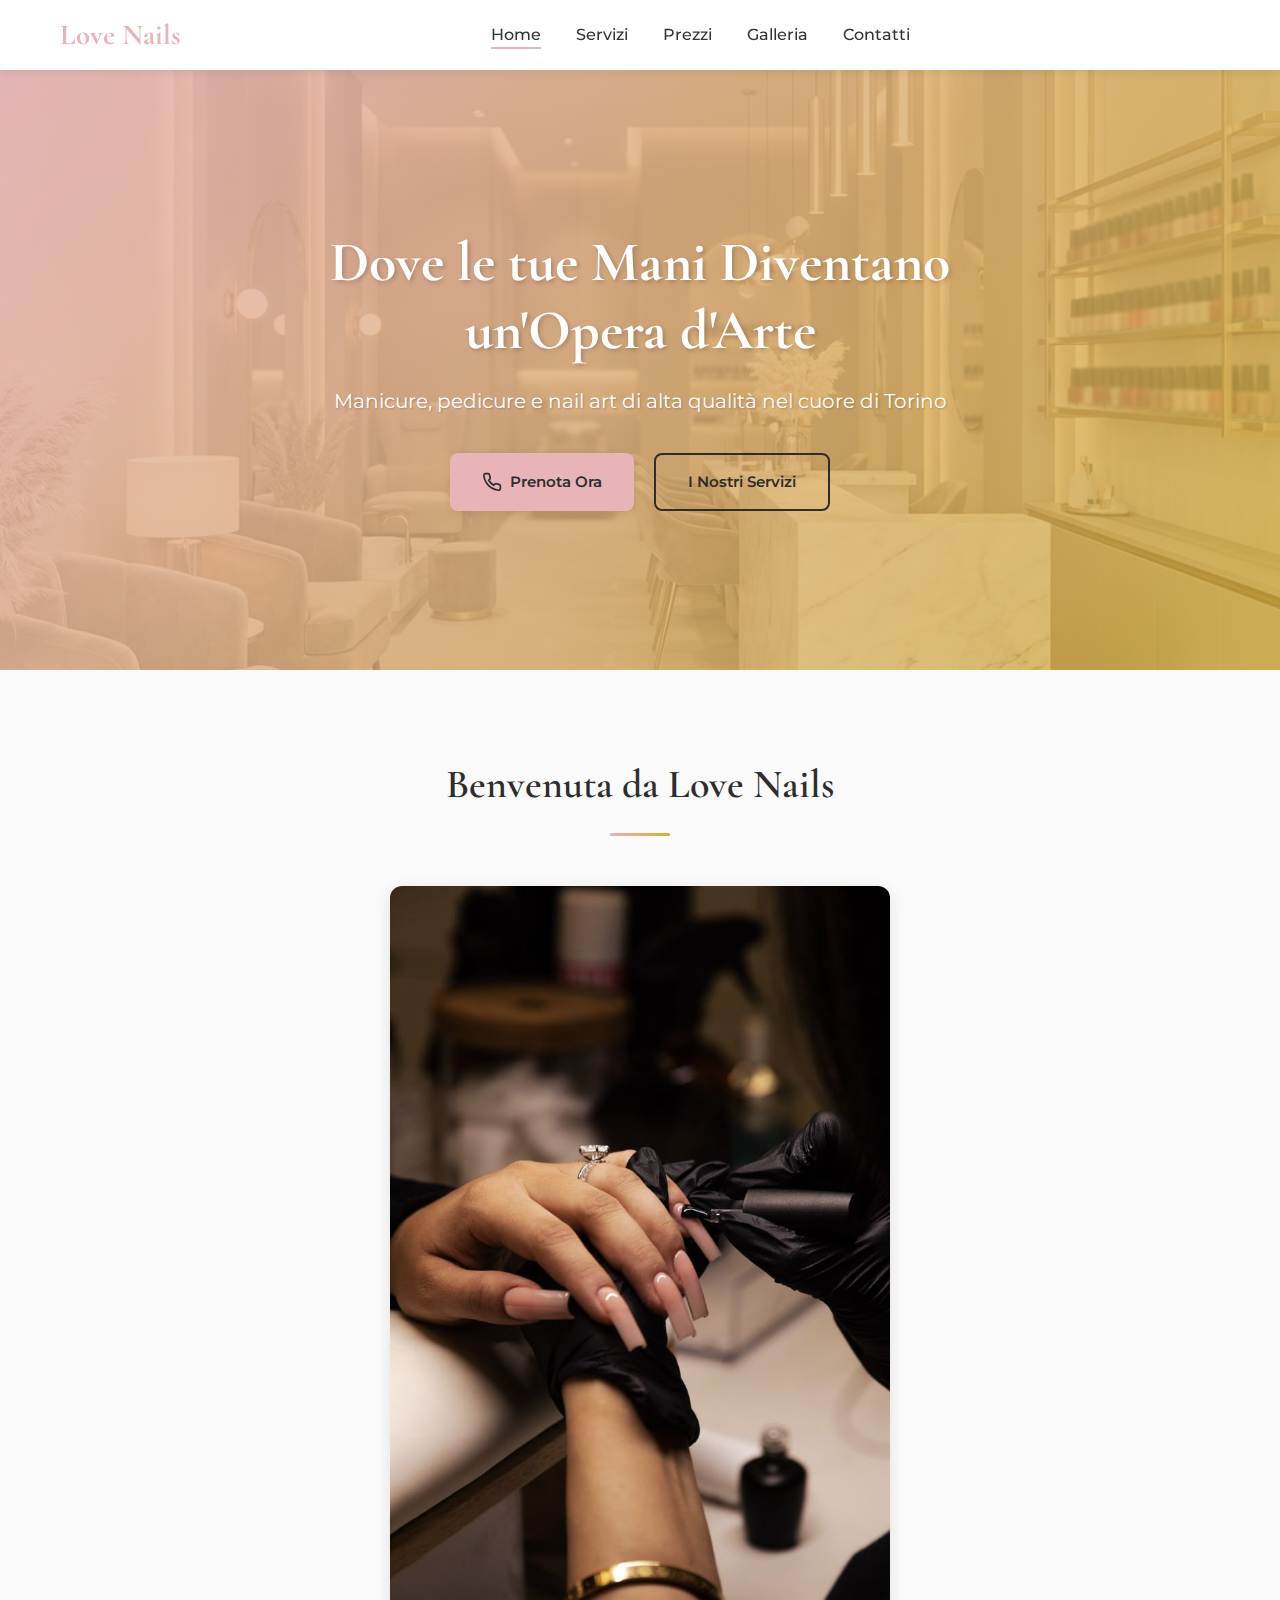
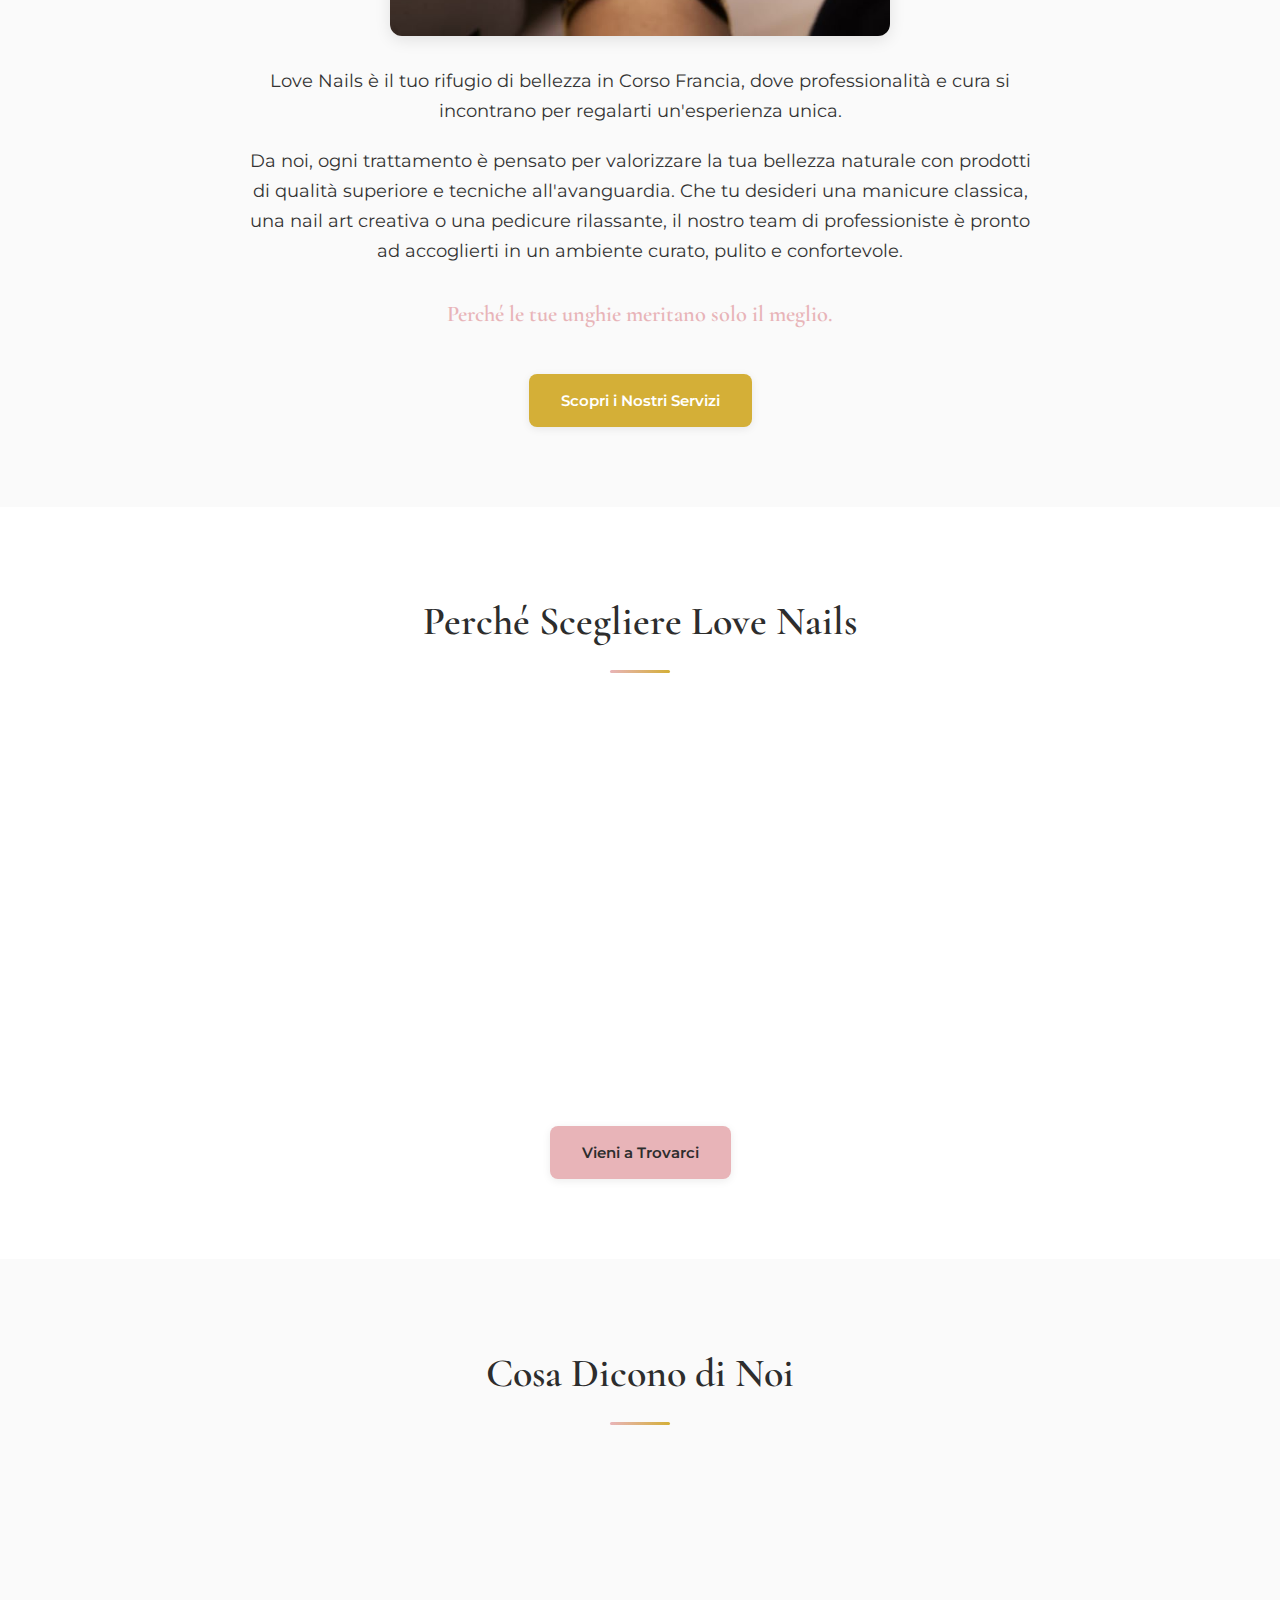
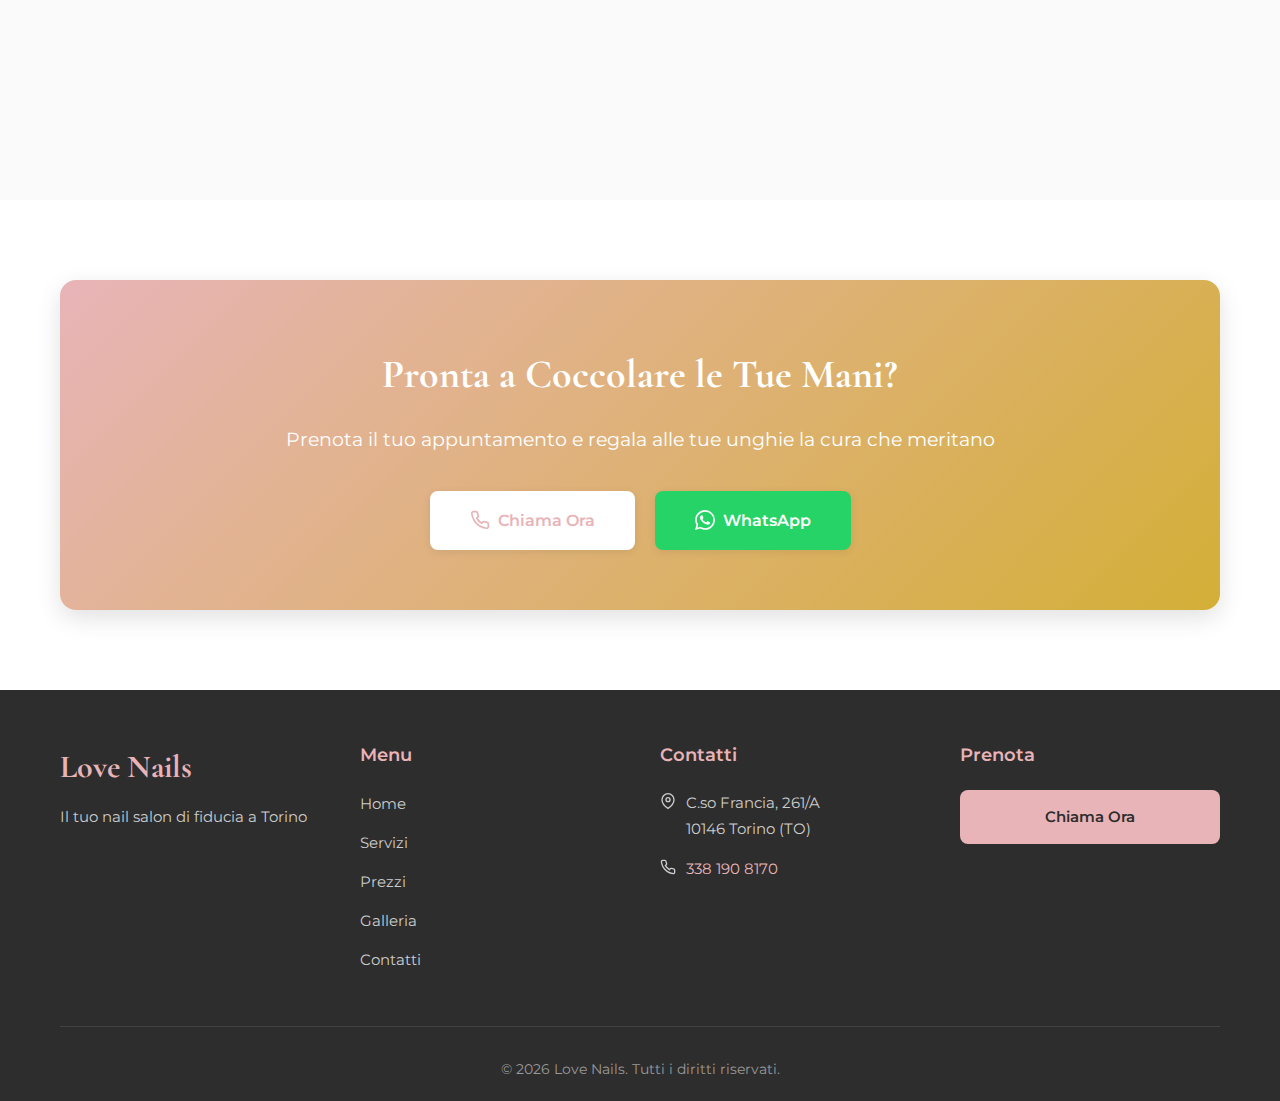
<file: index.html>
<!DOCTYPE html>
<html lang="it">

<head>
    <meta charset="UTF-8">
    <meta name="viewport" content="width=device-width, initial-scale=1.0">
    <meta name="description"
        content="Love Nails - Nail salon professionale a Torino. Manicure, pedicure e nail art di alta qualità in Corso Francia 261/A.">
    <title>Love Nails - Nail Salon Torino | Manicure e Pedicure Professionale</title>
    <link rel="stylesheet" href="style.css">
    <link rel="preconnect" href="https://fonts.googleapis.com">
    <link rel="preconnect" href="https://fonts.gstatic.com" crossorigin>
    <link
        href="https://fonts.googleapis.com/css2?family=Cormorant+Garamond:wght@300;400;600;700&family=Montserrat:wght@300;400;500;600;700&display=swap"
        rel="stylesheet">
</head>

<body>
    <!-- Header Navigation -->
    <header class="header" id="header">
        <nav class="nav container">
            <a href="index.html" class="nav__logo">
                <span class="logo-text">Love Nails</span>
            </a>

            <div class="nav__menu" id="nav-menu">
                <ul class="nav__list">
                    <li class="nav__item">
                        <a href="index.html" class="nav__link active">Home</a>
                    </li>
                    <li class="nav__item">
                        <a href="servizi.html" class="nav__link">Servizi</a>
                    </li>
                    <li class="nav__item">
                        <a href="prezzi.html" class="nav__link">Prezzi</a>
                    </li>
                    <li class="nav__item">
                        <a href="galleria.html" class="nav__link">Galleria</a>
                    </li>
                    <li class="nav__item">
                        <a href="contatti.html" class="nav__link">Contatti</a>
                    </li>
                </ul>
                <div class="nav__close" id="nav-close">
                    <svg xmlns="http://www.w3.org/2000/svg" width="24" height="24" viewBox="0 0 24 24" fill="none"
                        stroke="currentColor" stroke-width="2">
                        <line x1="18" y1="6" x2="6" y2="18"></line>
                        <line x1="6" y1="6" x2="18" y2="18"></line>
                    </svg>
                </div>
            </div>

            <div class="nav__btns">
                <a href="tel:+393381908170" class="btn btn--small btn--header">Chiama Ora</a>
                <div class="nav__toggle" id="nav-toggle">
                    <svg xmlns="http://www.w3.org/2000/svg" width="24" height="24" viewBox="0 0 24 24" fill="none"
                        stroke="currentColor" stroke-width="2">
                        <line x1="3" y1="12" x2="21" y2="12"></line>
                        <line x1="3" y1="6" x2="21" y2="6"></line>
                        <line x1="3" y1="18" x2="21" y2="18"></line>
                    </svg>
                </div>
            </div>
        </nav>
    </header>

    <!-- Hero Section -->
    <section class="hero">
        <div class="hero__container container">
            <div class="hero__content">
                <h1 class="hero__title">Dove le tue Mani Diventano un'Opera d'Arte</h1>
                <p class="hero__subtitle">Manicure, pedicure e nail art di alta qualità nel cuore di Torino</p>
                <div class="hero__buttons">
                    <a href="tel:+393381908170" class="btn btn--primary">
                        <svg xmlns="http://www.w3.org/2000/svg" width="20" height="20" viewBox="0 0 24 24" fill="none"
                            stroke="currentColor" stroke-width="2">
                            <path
                                d="M22 16.92v3a2 2 0 0 1-2.18 2 19.79 19.79 0 0 1-8.63-3.07 19.5 19.5 0 0 1-6-6 19.79 19.79 0 0 1-3.07-8.67A2 2 0 0 1 4.11 2h3a2 2 0 0 1 2 1.72 12.84 12.84 0 0 0 .7 2.81 2 2 0 0 1-.45 2.11L8.09 9.91a16 16 0 0 0 6 6l1.27-1.27a2 2 0 0 1 2.11-.45 12.84 12.84 0 0 0 2.81.7A2 2 0 0 1 22 16.92z">
                            </path>
                        </svg>
                        Prenota Ora
                    </a>
                    <a href="servizi.html" class="btn btn--secondary">I Nostri Servizi</a>
                </div>
            </div>
        </div>
        <div class="hero__overlay"></div>
    </section>

    <!-- About Section -->
    <section class="about section">
        <div class="container">
            <div class="section__header">
                <h2 class="section__title">Benvenuta da Love Nails</h2>
                <div class="section__decoration"></div>
            </div>

            <div class="about__content">
                <img src="Nail photo aesthetic.jpeg" alt="Nail Art Aesthetic"
                    style="width: 100%; max-width: 500px; height: auto; border-radius: 12px; margin: 0 auto 30px; box-shadow: var(--shadow-md);">
                <p class="about__text">
                    Love Nails è il tuo rifugio di bellezza in Corso Francia, dove professionalità e cura si incontrano
                    per regalarti un'esperienza unica.
                </p>
                <p class="about__text">
                    Da noi, ogni trattamento è pensato per valorizzare la tua bellezza naturale con prodotti di qualità
                    superiore e tecniche all'avanguardia. Che tu desideri una manicure classica, una nail art creativa o
                    una pedicure rilassante, il nostro team di professioniste è pronto ad accoglierti in un ambiente
                    curato, pulito e confortevole.
                </p>
                <p class="about__text about__text--highlight">
                    Perché le tue unghie meritano solo il meglio.
                </p>
                <div class="about__cta">
                    <a href="servizi.html" class="btn btn--accent">Scopri i Nostri Servizi</a>
                </div>
            </div>
        </div>
    </section>

    <!-- Features Section -->
    <section class="features section section--alt">
        <div class="container">
            <div class="section__header">
                <h2 class="section__title">Perché Scegliere Love Nails</h2>
                <div class="section__decoration"></div>
            </div>

            <div class="features__grid">
                <div class="feature">
                    <div class="feature__icon">
                        <svg xmlns="http://www.w3.org/2000/svg" width="48" height="48" viewBox="0 0 24 24" fill="none"
                            stroke="currentColor" stroke-width="1.5">
                            <path
                                d="M12 2L15.09 8.26L22 9.27L17 14.14L18.18 21.02L12 17.77L5.82 21.02L7 14.14L2 9.27L8.91 8.26L12 2Z">
                            </path>
                        </svg>
                    </div>
                    <h3 class="feature__title">Professionalità</h3>
                    <p class="feature__description">
                        Staff qualificato con anni di esperienza nel settore nail care. Formazione continua sulle ultime
                        tendenze e tecniche.
                    </p>
                </div>

                <div class="feature">
                    <div class="feature__icon">
                        <svg xmlns="http://www.w3.org/2000/svg" width="48" height="48" viewBox="0 0 24 24" fill="none"
                            stroke="currentColor" stroke-width="1.5">
                            <circle cx="12" cy="12" r="10"></circle>
                            <path d="M12 6v6l4 2"></path>
                        </svg>
                    </div>
                    <h3 class="feature__title">Qualità Premium</h3>
                    <p class="feature__description">
                        Utilizziamo solo prodotti professionali certificati, smalti di alta gamma e strumenti
                        sterilizzati secondo protocolli sanitari.
                    </p>
                </div>

                <div class="feature">
                    <div class="feature__icon">
                        <svg xmlns="http://www.w3.org/2000/svg" width="48" height="48" viewBox="0 0 24 24" fill="none"
                            stroke="currentColor" stroke-width="1.5">
                            <path d="M9 11l3 3L22 4"></path>
                            <path d="M21 12v7a2 2 0 0 1-2 2H5a2 2 0 0 1-2-2V5a2 2 0 0 1 2-2h11"></path>
                        </svg>
                    </div>
                    <h3 class="feature__title">Igiene Garantita</h3>
                    <p class="feature__description">
                        La tua sicurezza è la nostra priorità. Sterilizzazione completa degli strumenti e ambiente
                        costantemente sanificato.
                    </p>
                </div>
            </div>

            <div class="features__cta">
                <a href="contatti.html" class="btn btn--primary">Vieni a Trovarci</a>
            </div>
        </div>
    </section>

    <!-- Testimonials Section -->
    <section class="testimonials section">
        <div class="container">
            <div class="section__header">
                <h2 class="section__title">Cosa Dicono di Noi</h2>
                <div class="section__decoration"></div>
            </div>

            <div class="testimonials__grid">
                <div class="testimonial">
                    <div class="testimonial__stars">★★★★★</div>
                    <p class="testimonial__text">
                        "Professionalità e cortesia. Le mie unghie non sono mai state così belle!"
                    </p>
                    <p class="testimonial__author">— Giulia M.</p>
                </div>

                <div class="testimonial">
                    <div class="testimonial__stars">★★★★★</div>
                    <p class="testimonial__text">
                        "Ambiente pulito e rilassante. La mia nail artist di fiducia!"
                    </p>
                    <p class="testimonial__author">— Federica R.</p>
                </div>

                <div class="testimonial">
                    <div class="testimonial__stars">★★★★★</div>
                    <p class="testimonial__text">
                        "Qualità eccellente e prezzi onesti. Consigliatissimo!"
                    </p>
                    <p class="testimonial__author">— Martina L.</p>
                </div>
            </div>
        </div>
    </section>

    <!-- CTA Section -->
    <section class="cta-section section section--alt">
        <div class="container">
            <div class="cta-box">
                <h2 class="cta-box__title">Pronta a Coccolare le Tue Mani?</h2>
                <p class="cta-box__text">Prenota il tuo appuntamento e regala alle tue unghie la cura che meritano</p>
                <div class="cta-box__buttons">
                    <a href="tel:+393381908170" class="btn btn--primary btn--large">
                        <svg xmlns="http://www.w3.org/2000/svg" width="20" height="20" viewBox="0 0 24 24" fill="none"
                            stroke="currentColor" stroke-width="2">
                            <path
                                d="M22 16.92v3a2 2 0 0 1-2.18 2 19.79 19.79 0 0 1-8.63-3.07 19.5 19.5 0 0 1-6-6 19.79 19.79 0 0 1-3.07-8.67A2 2 0 0 1 4.11 2h3a2 2 0 0 1 2 1.72 12.84 12.84 0 0 0 .7 2.81 2 2 0 0 1-.45 2.11L8.09 9.91a16 16 0 0 0 6 6l1.27-1.27a2 2 0 0 1 2.11-.45 12.84 12.84 0 0 0 2.81.7A2 2 0 0 1 22 16.92z">
                            </path>
                        </svg>
                        Chiama Ora
                    </a>
                    <a href="https://wa.me/393381908170" target="_blank" class="btn btn--whatsapp btn--large">
                        <svg xmlns="http://www.w3.org/2000/svg" width="20" height="20" viewBox="0 0 24 24"
                            fill="currentColor">
                            <path
                                d="M17.472 14.382c-.297-.149-1.758-.867-2.03-.967-.273-.099-.471-.148-.67.15-.197.297-.767.966-.94 1.164-.173.199-.347.223-.644.075-.297-.15-1.255-.463-2.39-1.475-.883-.788-1.48-1.761-1.653-2.059-.173-.297-.018-.458.13-.606.134-.133.298-.347.446-.52.149-.174.198-.298.298-.497.099-.198.05-.371-.025-.52-.075-.149-.669-1.612-.916-2.207-.242-.579-.487-.5-.669-.51-.173-.008-.371-.01-.57-.01-.198 0-.52.074-.792.372-.272.297-1.04 1.016-1.04 2.479 0 1.462 1.065 2.875 1.213 3.074.149.198 2.096 3.2 5.077 4.487.709.306 1.262.489 1.694.625.712.227 1.36.195 1.871.118.571-.085 1.758-.719 2.006-1.413.248-.694.248-1.289.173-1.413-.074-.124-.272-.198-.57-.347m-5.421 7.403h-.004a9.87 9.87 0 01-5.031-1.378l-.361-.214-3.741.982.998-3.648-.235-.374a9.86 9.86 0 01-1.51-5.26c.001-5.45 4.436-9.884 9.888-9.884 2.64 0 5.122 1.03 6.988 2.898a9.825 9.825 0 012.893 6.994c-.003 5.45-4.437 9.884-9.885 9.884m8.413-18.297A11.815 11.815 0 0012.05 0C5.495 0 .16 5.335.157 11.892c0 2.096.547 4.142 1.588 5.945L.057 24l6.305-1.654a11.882 11.882 0 005.683 1.448h.005c6.554 0 11.890-5.335 11.893-11.893a11.821 11.821 0 00-3.48-8.413Z" />
                        </svg>
                        WhatsApp
                    </a>
                </div>
            </div>
        </div>
    </section>

    <!-- Footer -->
    <footer class="footer">
        <div class="footer__container container">
            <div class="footer__content">
                <div class="footer__section">
                    <h3 class="footer__title">Love Nails</h3>
                    <p class="footer__text">Il tuo nail salon di fiducia a Torino</p>
                </div>

                <div class="footer__section">
                    <h4 class="footer__subtitle">Menu</h4>
                    <ul class="footer__links">
                        <li><a href="index.html">Home</a></li>
                        <li><a href="servizi.html">Servizi</a></li>
                        <li><a href="prezzi.html">Prezzi</a></li>
                        <li><a href="galleria.html">Galleria</a></li>
                        <li><a href="contatti.html">Contatti</a></li>
                    </ul>
                </div>

                <div class="footer__section">
                    <h4 class="footer__subtitle">Contatti</h4>
                    <ul class="footer__info">
                        <li>
                            <svg xmlns="http://www.w3.org/2000/svg" width="16" height="16" viewBox="0 0 24 24"
                                fill="none" stroke="currentColor" stroke-width="2">
                                <path d="M21 10c0 7-9 13-9 13s-9-6-9-13a9 9 0 0 1 18 0z"></path>
                                <circle cx="12" cy="10" r="3"></circle>
                            </svg>
                            C.so Francia, 261/A<br>10146 Torino (TO)
                        </li>
                        <li>
                            <svg xmlns="http://www.w3.org/2000/svg" width="16" height="16" viewBox="0 0 24 24"
                                fill="none" stroke="currentColor" stroke-width="2">
                                <path
                                    d="M22 16.92v3a2 2 0 0 1-2.18 2 19.79 19.79 0 0 1-8.63-3.07 19.5 19.5 0 0 1-6-6 19.79 19.79 0 0 1-3.07-8.67A2 2 0 0 1 4.11 2h3a2 2 0 0 1 2 1.72 12.84 12.84 0 0 0 .7 2.81 2 2 0 0 1-.45 2.11L8.09 9.91a16 16 0 0 0 6 6l1.27-1.27a2 2 0 0 1 2.11-.45 12.84 12.84 0 0 0 2.81.7A2 2 0 0 1 22 16.92z">
                                </path>
                            </svg>
                            <a href="tel:+393381908170">338 190 8170</a>
                        </li>
                    </ul>
                </div>

                <div class="footer__section">
                    <h4 class="footer__subtitle">Prenota</h4>
                    <a href="tel:+393381908170" class="btn btn--footer">Chiama Ora</a>
                </div>
            </div>

            <div class="footer__bottom">
                <p>&copy; 2026 Love Nails. Tutti i diritti riservati.</p>
            </div>
        </div>
    </footer>

    <!-- Floating WhatsApp Button -->
    <a href="https://wa.me/393381908170" class="whatsapp-float" target="_blank" aria-label="Contattaci su WhatsApp">
        <svg xmlns="http://www.w3.org/2000/svg" width="28" height="28" viewBox="0 0 24 24" fill="currentColor">
            <path
                d="M17.472 14.382c-.297-.149-1.758-.867-2.03-.967-.273-.099-.471-.148-.67.15-.197.297-.767.966-.94 1.164-.173.199-.347.223-.644.075-.297-.15-1.255-.463-2.39-1.475-.883-.788-1.48-1.761-1.653-2.059-.173-.297-.018-.458.13-.606.134-.133.298-.347.446-.52.149-.174.198-.298.298-.497.099-.198.05-.371-.025-.52-.075-.149-.669-1.612-.916-2.207-.242-.579-.487-.5-.669-.51-.173-.008-.371-.01-.57-.01-.198 0-.52.074-.792.372-.272.297-1.04 1.016-1.04 2.479 0 1.462 1.065 2.875 1.213 3.074.149.198 2.096 3.2 5.077 4.487.709.306 1.262.489 1.694.625.712.227 1.36.195 1.871.118.571-.085 1.758-.719 2.006-1.413.248-.694.248-1.289.173-1.413-.074-.124-.272-.198-.57-.347m-5.421 7.403h-.004a9.87 9.87 0 01-5.031-1.378l-.361-.214-3.741.982.998-3.648-.235-.374a9.86 9.86 0 01-1.51-5.26c.001-5.45 4.436-9.884 9.888-9.884 2.64 0 5.122 1.03 6.988 2.898a9.825 9.825 0 012.893 6.994c-.003 5.45-4.437 9.884-9.885 9.884m8.413-18.297A11.815 11.815 0 0012.05 0C5.495 0 .16 5.335.157 11.892c0 2.096.547 4.142 1.588 5.945L.057 24l6.305-1.654a11.882 11.882 0 005.683 1.448h.005c6.554 0 11.890-5.335 11.893-11.893a11.821 11.821 0 00-3.48-8.413Z" />
        </svg>
    </a>

    <script src="script.js"></script>
</body>

</html>
</file>
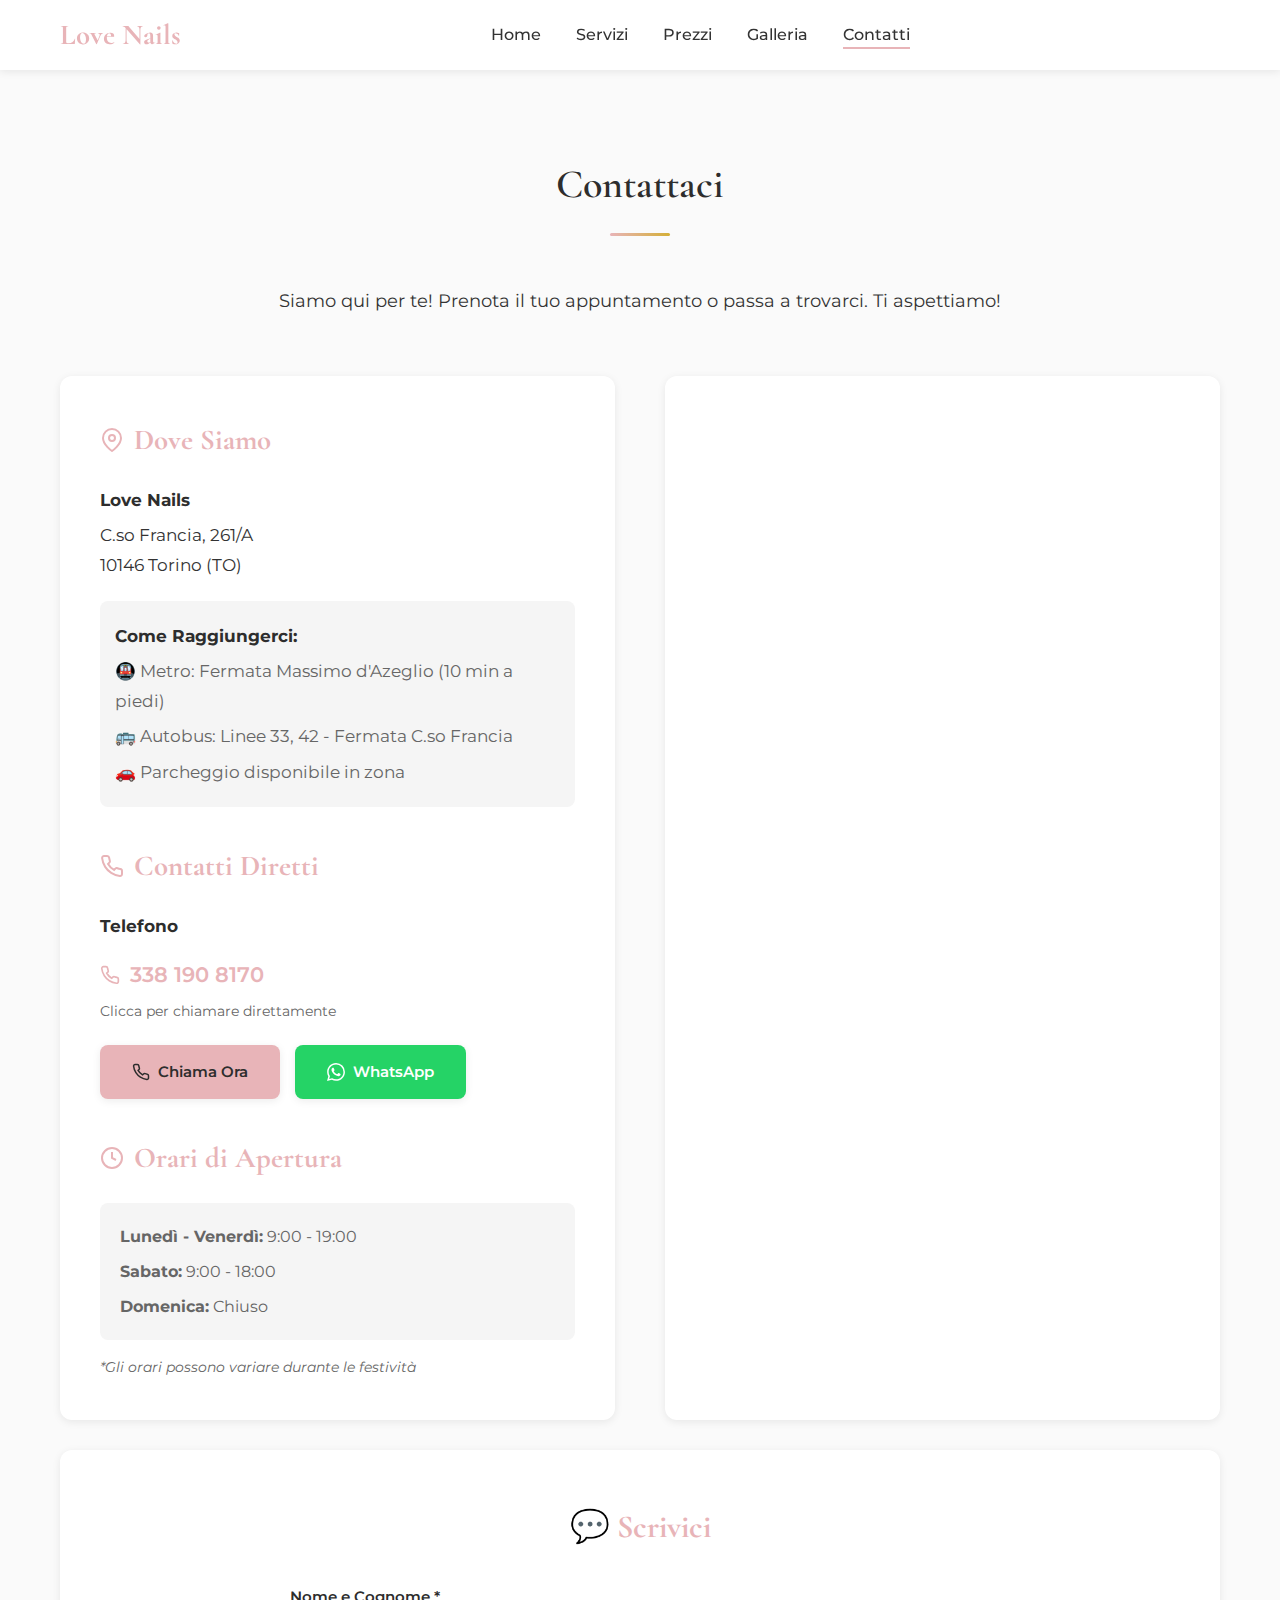
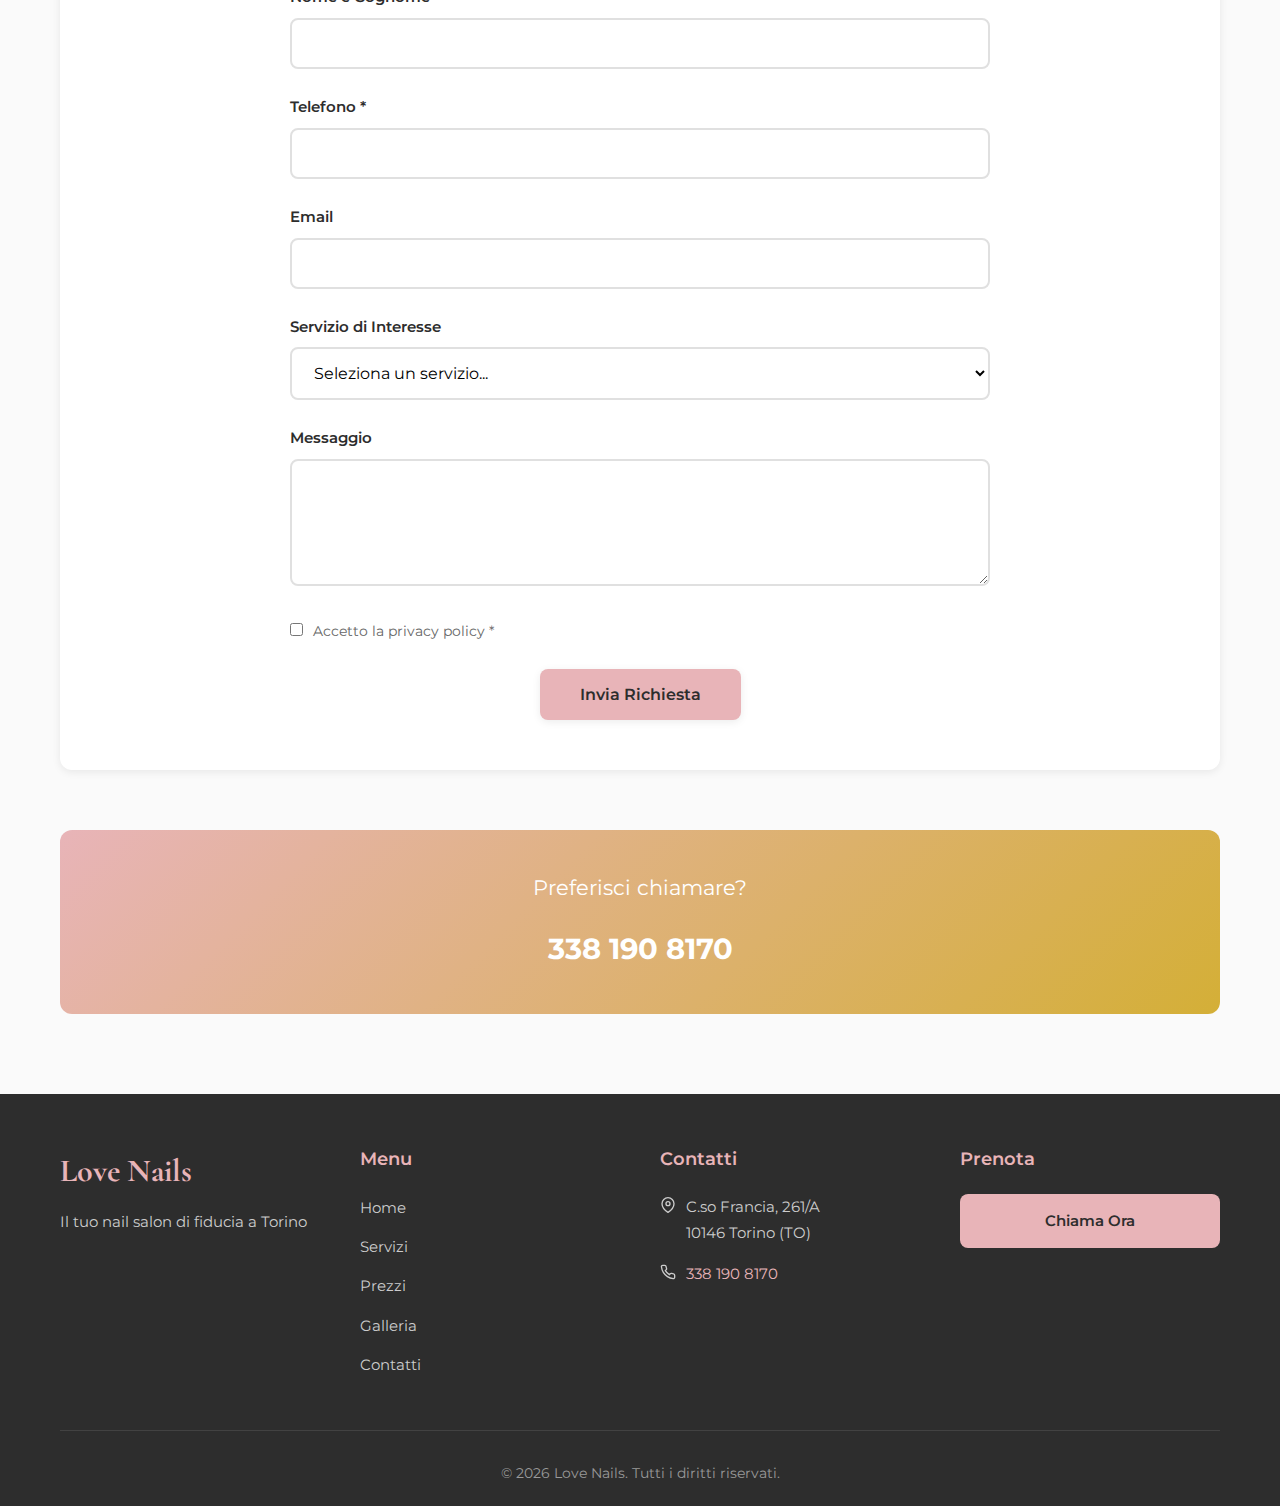
<file: contatti.html>
<!DOCTYPE html>
<html lang="it">
<head>
    <meta charset="UTF-8">
    <meta name="viewport" content="width=device-width, initial-scale=1.0">
    <meta name="description" content="Contatti Love Nails Torino - Vieni a trovarci in C.so Francia 261/A. Prenota il tuo appuntamento chiamando il 338 190 8170.">
    <title>Contatti | Love Nails - Nail Salon Torino</title>
    <link rel="stylesheet" href="style.css">
    <link rel="preconnect" href="https://fonts.googleapis.com">
    <link rel="preconnect" href="https://fonts.gstatic.com" crossorigin>
    <link href="https://fonts.googleapis.com/css2?family=Cormorant+Garamond:wght@300;400;600;700&family=Montserrat:wght@300;400;500;600;700&display=swap" rel="stylesheet">
</head>
<body>
    <!-- Header Navigation -->
    <header class="header" id="header">
        <nav class="nav container">
            <a href="index.html" class="nav__logo">
                <span class="logo-text">Love Nails</span>
            </a>

            <div class="nav__menu" id="nav-menu">
                <ul class="nav__list">
                    <li class="nav__item">
                        <a href="index.html" class="nav__link">Home</a>
                    </li>
                    <li class="nav__item">
                        <a href="servizi.html" class="nav__link">Servizi</a>
                    </li>
                    <li class="nav__item">
                        <a href="prezzi.html" class="nav__link">Prezzi</a>
                    </li>
                    <li class="nav__item">
                        <a href="galleria.html" class="nav__link">Galleria</a>
                    </li>
                    <li class="nav__item">
                        <a href="contatti.html" class="nav__link active">Contatti</a>
                    </li>
                </ul>
                <div class="nav__close" id="nav-close">
                    <svg xmlns="http://www.w3.org/2000/svg" width="24" height="24" viewBox="0 0 24 24" fill="none" stroke="currentColor" stroke-width="2">
                        <line x1="18" y1="6" x2="6" y2="18"></line>
                        <line x1="6" y1="6" x2="18" y2="18"></line>
                    </svg>
                </div>
            </div>

            <div class="nav__btns">
                <a href="tel:+393381908170" class="btn btn--small btn--header">Chiama Ora</a>
                <div class="nav__toggle" id="nav-toggle">
                    <svg xmlns="http://www.w3.org/2000/svg" width="24" height="24" viewBox="0 0 24 24" fill="none" stroke="currentColor" stroke-width="2">
                        <line x1="3" y1="12" x2="21" y2="12"></line>
                        <line x1="3" y1="6" x2="21" y2="6"></line>
                        <line x1="3" y1="18" x2="21" y2="18"></line>
                    </svg>
                </div>
            </div>
        </nav>
    </header>

    <!-- Contact Section -->
    <section class="section" style="margin-top: 70px;">
        <div class="container">
            <div class="section__header">
                <h1 class="section__title">Contattaci</h1>
                <div class="section__decoration"></div>
            </div>

            <p class="contact__intro">
                Siamo qui per te! Prenota il tuo appuntamento o passa a trovarci. Ti aspettiamo!
            </p>

            <div class="contact__content">
                <!-- Contact Info -->
                <div class="contact__info">
                    <!-- Location -->
                    <div class="contact__section">
                        <h3>
                            <svg xmlns="http://www.w3.org/2000/svg" width="24" height="24" viewBox="0 0 24 24" fill="none" stroke="currentColor" stroke-width="2">
                                <path d="M21 10c0 7-9 13-9 13s-9-6-9-13a9 9 0 0 1 18 0z"></path>
                                <circle cx="12" cy="10" r="3"></circle>
                            </svg>
                            Dove Siamo
                        </h3>
                        <div class="contact__details">
                            <strong>Love Nails</strong>
                            C.so Francia, 261/A<br>
                            10146 Torino (TO)
                            
                            <div style="margin-top: 20px; padding: 15px; background-color: var(--light-gray); border-radius: 8px;">
                                <p style="margin: 5px 0; color: #666;"><strong style="color: var(--secondary-color);">Come Raggiungerci:</strong></p>
                                <p style="margin: 5px 0; color: #666;">🚇 Metro: Fermata Massimo d'Azeglio (10 min a piedi)</p>
                                <p style="margin: 5px 0; color: #666;">🚌 Autobus: Linee 33, 42 - Fermata C.so Francia</p>
                                <p style="margin: 5px 0; color: #666;">🚗 Parcheggio disponibile in zona</p>
                            </div>
                        </div>
                    </div>

                    <!-- Phone -->
                    <div class="contact__section">
                        <h3>
                            <svg xmlns="http://www.w3.org/2000/svg" width="24" height="24" viewBox="0 0 24 24" fill="none" stroke="currentColor" stroke-width="2">
                                <path d="M22 16.92v3a2 2 0 0 1-2.18 2 19.79 19.79 0 0 1-8.63-3.07 19.5 19.5 0 0 1-6-6 19.79 19.79 0 0 1-3.07-8.67A2 2 0 0 1 4.11 2h3a2 2 0 0 1 2 1.72 12.84 12.84 0 0 0 .7 2.81 2 2 0 0 1-.45 2.11L8.09 9.91a16 16 0 0 0 6 6l1.27-1.27a2 2 0 0 1 2.11-.45 12.84 12.84 0 0 0 2.81.7A2 2 0 0 1 22 16.92z"></path>
                            </svg>
                            Contatti Diretti
                        </h3>
                        <div class="contact__details">
                            <strong>Telefono</strong>
                            <a href="tel:+393381908170" class="contact__phone">
                                <svg xmlns="http://www.w3.org/2000/svg" width="20" height="20" viewBox="0 0 24 24" fill="none" stroke="currentColor" stroke-width="2">
                                    <path d="M22 16.92v3a2 2 0 0 1-2.18 2 19.79 19.79 0 0 1-8.63-3.07 19.5 19.5 0 0 1-6-6 19.79 19.79 0 0 1-3.07-8.67A2 2 0 0 1 4.11 2h3a2 2 0 0 1 2 1.72 12.84 12.84 0 0 0 .7 2.81 2 2 0 0 1-.45 2.11L8.09 9.91a16 16 0 0 0 6 6l1.27-1.27a2 2 0 0 1 2.11-.45 12.84 12.84 0 0 0 2.81.7A2 2 0 0 1 22 16.92z"></path>
                                </svg>
                                338 190 8170
                            </a>
                            <p style="font-size: 0.9rem; color: #666; margin-top: 5px;">Clicca per chiamare direttamente</p>
                        </div>
                        
                        <div class="contact__buttons">
                            <a href="tel:+393381908170" class="btn btn--primary">
                                <svg xmlns="http://www.w3.org/2000/svg" width="18" height="18" viewBox="0 0 24 24" fill="none" stroke="currentColor" stroke-width="2">
                                    <path d="M22 16.92v3a2 2 0 0 1-2.18 2 19.79 19.79 0 0 1-8.63-3.07 19.5 19.5 0 0 1-6-6 19.79 19.79 0 0 1-3.07-8.67A2 2 0 0 1 4.11 2h3a2 2 0 0 1 2 1.72 12.84 12.84 0 0 0 .7 2.81 2 2 0 0 1-.45 2.11L8.09 9.91a16 16 0 0 0 6 6l1.27-1.27a2 2 0 0 1 2.11-.45 12.84 12.84 0 0 0 2.81.7A2 2 0 0 1 22 16.92z"></path>
                                </svg>
                                Chiama Ora
                            </a>
                            <a href="https://wa.me/393381908170" target="_blank" class="btn btn--whatsapp">
                                <svg xmlns="http://www.w3.org/2000/svg" width="18" height="18" viewBox="0 0 24 24" fill="currentColor">
                                    <path d="M17.472 14.382c-.297-.149-1.758-.867-2.03-.967-.273-.099-.471-.148-.67.15-.197.297-.767.966-.94 1.164-.173.199-.347.223-.644.075-.297-.15-1.255-.463-2.39-1.475-.883-.788-1.48-1.761-1.653-2.059-.173-.297-.018-.458.13-.606.134-.133.298-.347.446-.52.149-.174.198-.298.298-.497.099-.198.05-.371-.025-.52-.075-.149-.669-1.612-.916-2.207-.242-.579-.487-.5-.669-.51-.173-.008-.371-.01-.57-.01-.198 0-.52.074-.792.372-.272.297-1.04 1.016-1.04 2.479 0 1.462 1.065 2.875 1.213 3.074.149.198 2.096 3.2 5.077 4.487.709.306 1.262.489 1.694.625.712.227 1.36.195 1.871.118.571-.085 1.758-.719 2.006-1.413.248-.694.248-1.289.173-1.413-.074-.124-.272-.198-.57-.347m-5.421 7.403h-.004a9.87 9.87 0 01-5.031-1.378l-.361-.214-3.741.982.998-3.648-.235-.374a9.86 9.86 0 01-1.51-5.26c.001-5.45 4.436-9.884 9.888-9.884 2.64 0 5.122 1.03 6.988 2.898a9.825 9.825 0 012.893 6.994c-.003 5.45-4.437 9.884-9.885 9.884m8.413-18.297A11.815 11.815 0 0012.05 0C5.495 0 .16 5.335.157 11.892c0 2.096.547 4.142 1.588 5.945L.057 24l6.305-1.654a11.882 11.882 0 005.683 1.448h.005c6.554 0 11.890-5.335 11.893-11.893a11.821 11.821 0 00-3.48-8.413Z"/>
                                </svg>
                                WhatsApp
                            </a>
                        </div>
                    </div>

                    <!-- Hours -->
                    <div class="contact__section">
                        <h3>
                            <svg xmlns="http://www.w3.org/2000/svg" width="24" height="24" viewBox="0 0 24 24" fill="none" stroke="currentColor" stroke-width="2">
                                <circle cx="12" cy="12" r="10"></circle>
                                <polyline points="12 6 12 12 16 14"></polyline>
                            </svg>
                            Orari di Apertura
                        </h3>
                        <div class="contact__hours">
                            <p><strong>Lunedì - Venerdì:</strong> 9:00 - 19:00</p>
                            <p><strong>Sabato:</strong> 9:00 - 18:00</p>
                            <p><strong>Domenica:</strong> Chiuso</p>
                        </div>
                        <p style="margin-top: 15px; font-size: 0.9rem; color: #666; font-style: italic;">
                            *Gli orari possono variare durante le festività
                        </p>
                    </div>
                </div>

                <!-- Google Map -->
                <div class="contact__map">
                    <iframe 
                        src="https://www.google.com/maps/embed?pb=!1m18!1m12!1m3!1d2817.8888888888!2d7.6444444!3d45.0666667!2m3!1f0!2f0!3f0!3m2!1i1024!2i768!4f13.1!3m3!1m2!1s0x47886d7e5555555%3A0x5555555555555555!2sCorso%20Francia%2C%20261%2FA%2C%2010146%20Torino%20TO!5e0!3m2!1sit!2sit!4v1234567890123!5m2!1sit!2sit"
                        allowfullscreen="" 
                        loading="lazy" 
                        referrerpolicy="no-referrer-when-downgrade"
                        title="Mappa Love Nails Torino">
                    </iframe>
                </div>
            </div>

            <!-- Contact Form -->
            <div class="contact__form-section">
                <h3>💬 Scrivici</h3>
                <form class="contact-form">
                    <div class="form-group">
                        <label for="name">Nome e Cognome *</label>
                        <input type="text" id="name" name="name" required>
                    </div>

                    <div class="form-group">
                        <label for="phone">Telefono *</label>
                        <input type="tel" id="phone" name="phone" required>
                    </div>

                    <div class="form-group">
                        <label for="email">Email</label>
                        <input type="email" id="email" name="email">
                    </div>

                    <div class="form-group">
                        <label for="service">Servizio di Interesse</label>
                        <select id="service" name="service">
                            <option value="">Seleziona un servizio...</option>
                            <option value="manicure-base">Manicure Base</option>
                            <option value="manicure-semipermanente">Manicure Semipermanente</option>
                            <option value="ricostruzione-gel">Ricostruzione Gel</option>
                            <option value="refill-gel">Refill Gel</option>
                            <option value="pedicure-classica">Pedicure Classica</option>
                            <option value="pedicure-semipermanente">Pedicure Semipermanente</option>
                            <option value="pedicure-spa">Pedicure SPA</option>
                            <option value="nail-art">Nail Art</option>
                            <option value="altro">Altro</option>
                        </select>
                    </div>

                    <div class="form-group">
                        <label for="message">Messaggio</label>
                        <textarea id="message" name="message" rows="5"></textarea>
                    </div>

                    <div class="form-checkbox">
                        <input type="checkbox" id="privacy" name="privacy" required>
                        <label for="privacy">Accetto la privacy policy *</label>
                    </div>

                    <div class="form-submit">
                        <button type="submit" class="btn btn--primary btn--large">Invia Richiesta</button>
                    </div>
                </form>
            </div>

            <!-- Final CTA -->
            <div class="contact__final-cta">
                <p>Preferisci chiamare?</p>
                <a href="tel:+393381908170">338 190 8170</a>
            </div>
        </div>
    </section>

    <!-- Footer -->
    <footer class="footer">
        <div class="footer__container container">
            <div class="footer__content">
                <div class="footer__section">
                    <h3 class="footer__title">Love Nails</h3>
                    <p class="footer__text">Il tuo nail salon di fiducia a Torino</p>
                </div>

                <div class="footer__section">
                    <h4 class="footer__subtitle">Menu</h4>
                    <ul class="footer__links">
                        <li><a href="index.html">Home</a></li>
                        <li><a href="servizi.html">Servizi</a></li>
                        <li><a href="prezzi.html">Prezzi</a></li>
                        <li><a href="galleria.html">Galleria</a></li>
                        <li><a href="contatti.html">Contatti</a></li>
                    </ul>
                </div>

                <div class="footer__section">
                    <h4 class="footer__subtitle">Contatti</h4>
                    <ul class="footer__info">
                        <li>
                            <svg xmlns="http://www.w3.org/2000/svg" width="16" height="16" viewBox="0 0 24 24" fill="none" stroke="currentColor" stroke-width="2">
                                <path d="M21 10c0 7-9 13-9 13s-9-6-9-13a9 9 0 0 1 18 0z"></path>
                                <circle cx="12" cy="10" r="3"></circle>
                            </svg>
                            C.so Francia, 261/A<br>10146 Torino (TO)
                        </li>
                        <li>
                            <svg xmlns="http://www.w3.org/2000/svg" width="16" height="16" viewBox="0 0 24 24" fill="none" stroke="currentColor" stroke-width="2">
                                <path d="M22 16.92v3a2 2 0 0 1-2.18 2 19.79 19.79 0 0 1-8.63-3.07 19.5 19.5 0 0 1-6-6 19.79 19.79 0 0 1-3.07-8.67A2 2 0 0 1 4.11 2h3a2 2 0 0 1 2 1.72 12.84 12.84 0 0 0 .7 2.81 2 2 0 0 1-.45 2.11L8.09 9.91a16 16 0 0 0 6 6l1.27-1.27a2 2 0 0 1 2.11-.45 12.84 12.84 0 0 0 2.81.7A2 2 0 0 1 22 16.92z"></path>
                            </svg>
                            <a href="tel:+393381908170">338 190 8170</a>
                        </li>
                    </ul>
                </div>

                <div class="footer__section">
                    <h4 class="footer__subtitle">Prenota</h4>
                    <a href="tel:+393381908170" class="btn btn--footer">Chiama Ora</a>
                </div>
            </div>

            <div class="footer__bottom">
                <p>&copy; 2026 Love Nails. Tutti i diritti riservati.</p>
            </div>
        </div>
    </footer>

    <!-- Floating WhatsApp Button -->
    <a href="https://wa.me/393381908170" class="whatsapp-float" target="_blank" aria-label="Contattaci su WhatsApp">
        <svg xmlns="http://www.w3.org/2000/svg" width="28" height="28" viewBox="0 0 24 24" fill="currentColor">
            <path d="M17.472 14.382c-.297-.149-1.758-.867-2.03-.967-.273-.099-.471-.148-.67.15-.197.297-.767.966-.94 1.164-.173.199-.347.223-.644.075-.297-.15-1.255-.463-2.39-1.475-.883-.788-1.48-1.761-1.653-2.059-.173-.297-.018-.458.13-.606.134-.133.298-.347.446-.52.149-.174.198-.298.298-.497.099-.198.05-.371-.025-.52-.075-.149-.669-1.612-.916-2.207-.242-.579-.487-.5-.669-.51-.173-.008-.371-.01-.57-.01-.198 0-.52.074-.792.372-.272.297-1.04 1.016-1.04 2.479 0 1.462 1.065 2.875 1.213 3.074.149.198 2.096 3.2 5.077 4.487.709.306 1.262.489 1.694.625.712.227 1.36.195 1.871.118.571-.085 1.758-.719 2.006-1.413.248-.694.248-1.289.173-1.413-.074-.124-.272-.198-.57-.347m-5.421 7.403h-.004a9.87 9.87 0 01-5.031-1.378l-.361-.214-3.741.982.998-3.648-.235-.374a9.86 9.86 0 01-1.51-5.26c.001-5.45 4.436-9.884 9.888-9.884 2.64 0 5.122 1.03 6.988 2.898a9.825 9.825 0 012.893 6.994c-.003 5.45-4.437 9.884-9.885 9.884m8.413-18.297A11.815 11.815 0 0012.05 0C5.495 0 .16 5.335.157 11.892c0 2.096.547 4.142 1.588 5.945L.057 24l6.305-1.654a11.882 11.882 0 005.683 1.448h.005c6.554 0 11.890-5.335 11.893-11.893a11.821 11.821 0 00-3.48-8.413Z"/>
        </svg>
    </a>

    <script src="script.js"></script>
</body>
</html>
</file>
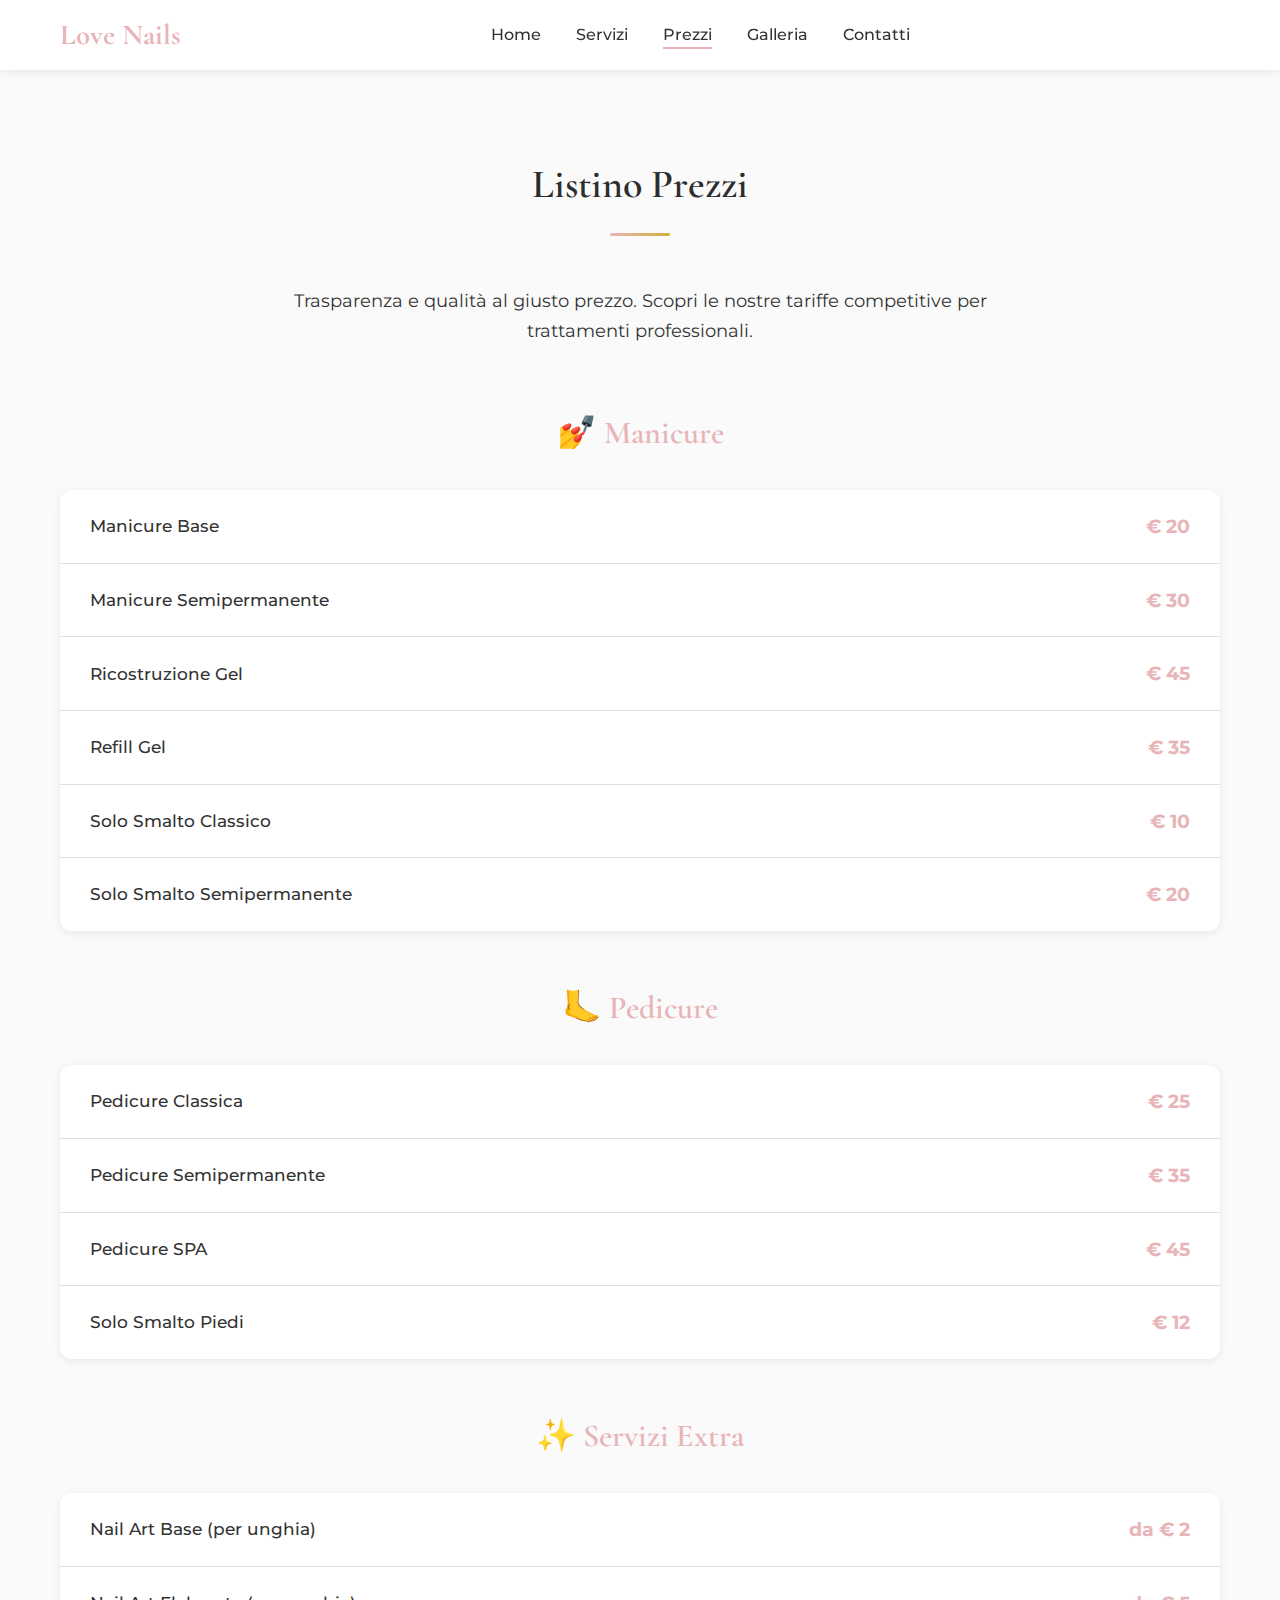
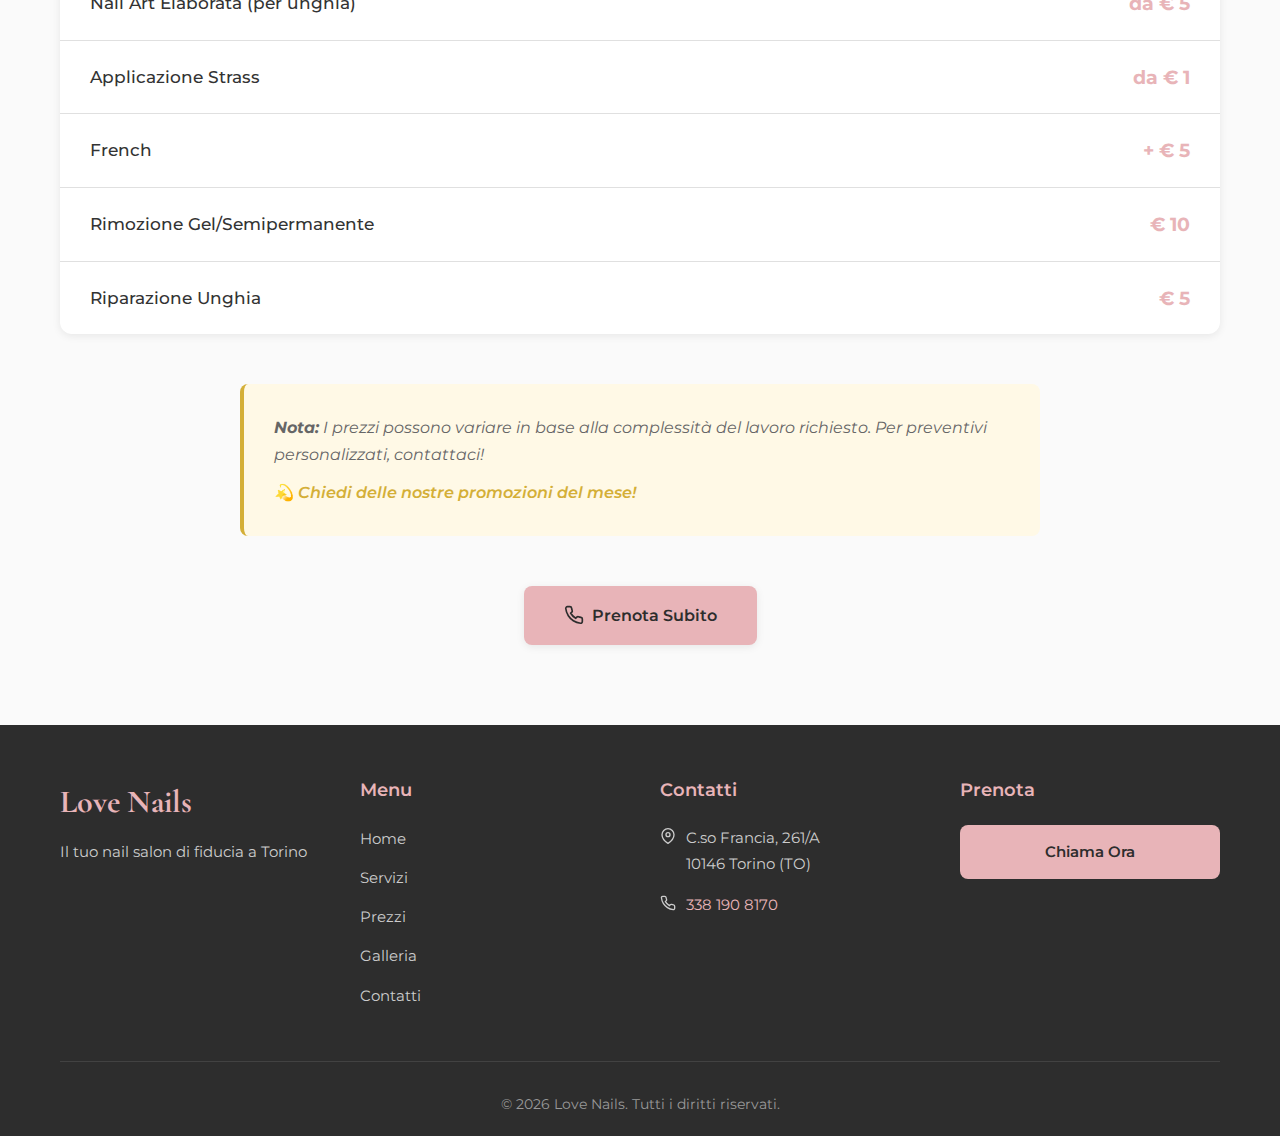
<file: prezzi.html>
<!DOCTYPE html>
<html lang="it">
<head>
    <meta charset="UTF-8">
    <meta name="viewport" content="width=device-width, initial-scale=1.0">
    <meta name="description" content="Prezzi Love Nails Torino - Listino trasparente per manicure, pedicure, ricostruzione gel e nail art. Qualità al giusto prezzo.">
    <title>Prezzi | Love Nails - Nail Salon Torino</title>
    <link rel="stylesheet" href="style.css">
    <link rel="preconnect" href="https://fonts.googleapis.com">
    <link rel="preconnect" href="https://fonts.gstatic.com" crossorigin>
    <link href="https://fonts.googleapis.com/css2?family=Cormorant+Garamond:wght@300;400;600;700&family=Montserrat:wght@300;400;500;600;700&display=swap" rel="stylesheet">
</head>
<body>
    <!-- Header Navigation -->
    <header class="header" id="header">
        <nav class="nav container">
            <a href="index.html" class="nav__logo">
                <span class="logo-text">Love Nails</span>
            </a>

            <div class="nav__menu" id="nav-menu">
                <ul class="nav__list">
                    <li class="nav__item">
                        <a href="index.html" class="nav__link">Home</a>
                    </li>
                    <li class="nav__item">
                        <a href="servizi.html" class="nav__link">Servizi</a>
                    </li>
                    <li class="nav__item">
                        <a href="prezzi.html" class="nav__link active">Prezzi</a>
                    </li>
                    <li class="nav__item">
                        <a href="galleria.html" class="nav__link">Galleria</a>
                    </li>
                    <li class="nav__item">
                        <a href="contatti.html" class="nav__link">Contatti</a>
                    </li>
                </ul>
                <div class="nav__close" id="nav-close">
                    <svg xmlns="http://www.w3.org/2000/svg" width="24" height="24" viewBox="0 0 24 24" fill="none" stroke="currentColor" stroke-width="2">
                        <line x1="18" y1="6" x2="6" y2="18"></line>
                        <line x1="6" y1="6" x2="18" y2="18"></line>
                    </svg>
                </div>
            </div>

            <div class="nav__btns">
                <a href="tel:+393381908170" class="btn btn--small btn--header">Chiama Ora</a>
                <div class="nav__toggle" id="nav-toggle">
                    <svg xmlns="http://www.w3.org/2000/svg" width="24" height="24" viewBox="0 0 24 24" fill="none" stroke="currentColor" stroke-width="2">
                        <line x1="3" y1="12" x2="21" y2="12"></line>
                        <line x1="3" y1="6" x2="21" y2="6"></line>
                        <line x1="3" y1="18" x2="21" y2="18"></line>
                    </svg>
                </div>
            </div>
        </nav>
    </header>

    <!-- Pricing Section -->
    <section class="section" style="margin-top: 70px;">
        <div class="container">
            <div class="section__header">
                <h1 class="section__title">Listino Prezzi</h1>
                <div class="section__decoration"></div>
            </div>

            <p class="pricing__intro">
                Trasparenza e qualità al giusto prezzo. Scopri le nostre tariffe competitive per trattamenti professionali.
            </p>

            <!-- Manicure Pricing -->
            <div class="pricing__category">
                <h2 class="pricing__category-title">💅 Manicure</h2>
                <div class="pricing-table">
                    <div class="pricing-row">
                        <span class="pricing-row__service">Manicure Base</span>
                        <span class="pricing-row__price">€ 20</span>
                    </div>
                    <div class="pricing-row">
                        <span class="pricing-row__service">Manicure Semipermanente</span>
                        <span class="pricing-row__price">€ 30</span>
                    </div>
                    <div class="pricing-row">
                        <span class="pricing-row__service">Ricostruzione Gel</span>
                        <span class="pricing-row__price">€ 45</span>
                    </div>
                    <div class="pricing-row">
                        <span class="pricing-row__service">Refill Gel</span>
                        <span class="pricing-row__price">€ 35</span>
                    </div>
                    <div class="pricing-row">
                        <span class="pricing-row__service">Solo Smalto Classico</span>
                        <span class="pricing-row__price">€ 10</span>
                    </div>
                    <div class="pricing-row">
                        <span class="pricing-row__service">Solo Smalto Semipermanente</span>
                        <span class="pricing-row__price">€ 20</span>
                    </div>
                </div>
            </div>

            <!-- Pedicure Pricing -->
            <div class="pricing__category">
                <h2 class="pricing__category-title">🦶 Pedicure</h2>
                <div class="pricing-table">
                    <div class="pricing-row">
                        <span class="pricing-row__service">Pedicure Classica</span>
                        <span class="pricing-row__price">€ 25</span>
                    </div>
                    <div class="pricing-row">
                        <span class="pricing-row__service">Pedicure Semipermanente</span>
                        <span class="pricing-row__price">€ 35</span>
                    </div>
                    <div class="pricing-row">
                        <span class="pricing-row__service">Pedicure SPA</span>
                        <span class="pricing-row__price">€ 45</span>
                    </div>
                    <div class="pricing-row">
                        <span class="pricing-row__service">Solo Smalto Piedi</span>
                        <span class="pricing-row__price">€ 12</span>
                    </div>
                </div>
            </div>

            <!-- Extra Services Pricing -->
            <div class="pricing__category">
                <h2 class="pricing__category-title">✨ Servizi Extra</h2>
                <div class="pricing-table">
                    <div class="pricing-row">
                        <span class="pricing-row__service">Nail Art Base (per unghia)</span>
                        <span class="pricing-row__price">da € 2</span>
                    </div>
                    <div class="pricing-row">
                        <span class="pricing-row__service">Nail Art Elaborata (per unghia)</span>
                        <span class="pricing-row__price">da € 5</span>
                    </div>
                    <div class="pricing-row">
                        <span class="pricing-row__service">Applicazione Strass</span>
                        <span class="pricing-row__price">da € 1</span>
                    </div>
                    <div class="pricing-row">
                        <span class="pricing-row__service">French</span>
                        <span class="pricing-row__price">+ € 5</span>
                    </div>
                    <div class="pricing-row">
                        <span class="pricing-row__service">Rimozione Gel/Semipermanente</span>
                        <span class="pricing-row__price">€ 10</span>
                    </div>
                    <div class="pricing-row">
                        <span class="pricing-row__service">Riparazione Unghia</span>
                        <span class="pricing-row__price">€ 5</span>
                    </div>
                </div>
            </div>

            <!-- Notes -->
            <div class="pricing__notes">
                <p><strong>Nota:</strong> I prezzi possono variare in base alla complessità del lavoro richiesto. Per preventivi personalizzati, contattaci!</p>
                <p>💫 Chiedi delle nostre promozioni del mese!</p>
            </div>

            <!-- CTA Section -->
            <div class="pricing__cta">
                <a href="tel:+393381908170" class="btn btn--primary btn--large">
                    <svg xmlns="http://www.w3.org/2000/svg" width="20" height="20" viewBox="0 0 24 24" fill="none" stroke="currentColor" stroke-width="2">
                        <path d="M22 16.92v3a2 2 0 0 1-2.18 2 19.79 19.79 0 0 1-8.63-3.07 19.5 19.5 0 0 1-6-6 19.79 19.79 0 0 1-3.07-8.67A2 2 0 0 1 4.11 2h3a2 2 0 0 1 2 1.72 12.84 12.84 0 0 0 .7 2.81 2 2 0 0 1-.45 2.11L8.09 9.91a16 16 0 0 0 6 6l1.27-1.27a2 2 0 0 1 2.11-.45 12.84 12.84 0 0 0 2.81.7A2 2 0 0 1 22 16.92z"></path>
                    </svg>
                    Prenota Subito
                </a>
            </div>
        </div>
    </section>

    <!-- Footer -->
    <footer class="footer">
        <div class="footer__container container">
            <div class="footer__content">
                <div class="footer__section">
                    <h3 class="footer__title">Love Nails</h3>
                    <p class="footer__text">Il tuo nail salon di fiducia a Torino</p>
                </div>

                <div class="footer__section">
                    <h4 class="footer__subtitle">Menu</h4>
                    <ul class="footer__links">
                        <li><a href="index.html">Home</a></li>
                        <li><a href="servizi.html">Servizi</a></li>
                        <li><a href="prezzi.html">Prezzi</a></li>
                        <li><a href="galleria.html">Galleria</a></li>
                        <li><a href="contatti.html">Contatti</a></li>
                    </ul>
                </div>

                <div class="footer__section">
                    <h4 class="footer__subtitle">Contatti</h4>
                    <ul class="footer__info">
                        <li>
                            <svg xmlns="http://www.w3.org/2000/svg" width="16" height="16" viewBox="0 0 24 24" fill="none" stroke="currentColor" stroke-width="2">
                                <path d="M21 10c0 7-9 13-9 13s-9-6-9-13a9 9 0 0 1 18 0z"></path>
                                <circle cx="12" cy="10" r="3"></circle>
                            </svg>
                            C.so Francia, 261/A<br>10146 Torino (TO)
                        </li>
                        <li>
                            <svg xmlns="http://www.w3.org/2000/svg" width="16" height="16" viewBox="0 0 24 24" fill="none" stroke="currentColor" stroke-width="2">
                                <path d="M22 16.92v3a2 2 0 0 1-2.18 2 19.79 19.79 0 0 1-8.63-3.07 19.5 19.5 0 0 1-6-6 19.79 19.79 0 0 1-3.07-8.67A2 2 0 0 1 4.11 2h3a2 2 0 0 1 2 1.72 12.84 12.84 0 0 0 .7 2.81 2 2 0 0 1-.45 2.11L8.09 9.91a16 16 0 0 0 6 6l1.27-1.27a2 2 0 0 1 2.11-.45 12.84 12.84 0 0 0 2.81.7A2 2 0 0 1 22 16.92z"></path>
                            </svg>
                            <a href="tel:+393381908170">338 190 8170</a>
                        </li>
                    </ul>
                </div>

                <div class="footer__section">
                    <h4 class="footer__subtitle">Prenota</h4>
                    <a href="tel:+393381908170" class="btn btn--footer">Chiama Ora</a>
                </div>
            </div>

            <div class="footer__bottom">
                <p>&copy; 2026 Love Nails. Tutti i diritti riservati.</p>
            </div>
        </div>
    </footer>

    <!-- Floating WhatsApp Button -->
    <a href="https://wa.me/393381908170" class="whatsapp-float" target="_blank" aria-label="Contattaci su WhatsApp">
        <svg xmlns="http://www.w3.org/2000/svg" width="28" height="28" viewBox="0 0 24 24" fill="currentColor">
            <path d="M17.472 14.382c-.297-.149-1.758-.867-2.03-.967-.273-.099-.471-.148-.67.15-.197.297-.767.966-.94 1.164-.173.199-.347.223-.644.075-.297-.15-1.255-.463-2.39-1.475-.883-.788-1.48-1.761-1.653-2.059-.173-.297-.018-.458.13-.606.134-.133.298-.347.446-.52.149-.174.198-.298.298-.497.099-.198.05-.371-.025-.52-.075-.149-.669-1.612-.916-2.207-.242-.579-.487-.5-.669-.51-.173-.008-.371-.01-.57-.01-.198 0-.52.074-.792.372-.272.297-1.04 1.016-1.04 2.479 0 1.462 1.065 2.875 1.213 3.074.149.198 2.096 3.2 5.077 4.487.709.306 1.262.489 1.694.625.712.227 1.36.195 1.871.118.571-.085 1.758-.719 2.006-1.413.248-.694.248-1.289.173-1.413-.074-.124-.272-.198-.57-.347m-5.421 7.403h-.004a9.87 9.87 0 01-5.031-1.378l-.361-.214-3.741.982.998-3.648-.235-.374a9.86 9.86 0 01-1.51-5.26c.001-5.45 4.436-9.884 9.888-9.884 2.64 0 5.122 1.03 6.988 2.898a9.825 9.825 0 012.893 6.994c-.003 5.45-4.437 9.884-9.885 9.884m8.413-18.297A11.815 11.815 0 0012.05 0C5.495 0 .16 5.335.157 11.892c0 2.096.547 4.142 1.588 5.945L.057 24l6.305-1.654a11.882 11.882 0 005.683 1.448h.005c6.554 0 11.890-5.335 11.893-11.893a11.821 11.821 0 00-3.48-8.413Z"/>
        </svg>
    </a>

    <script src="script.js"></script>
</body>
</html>
</file>
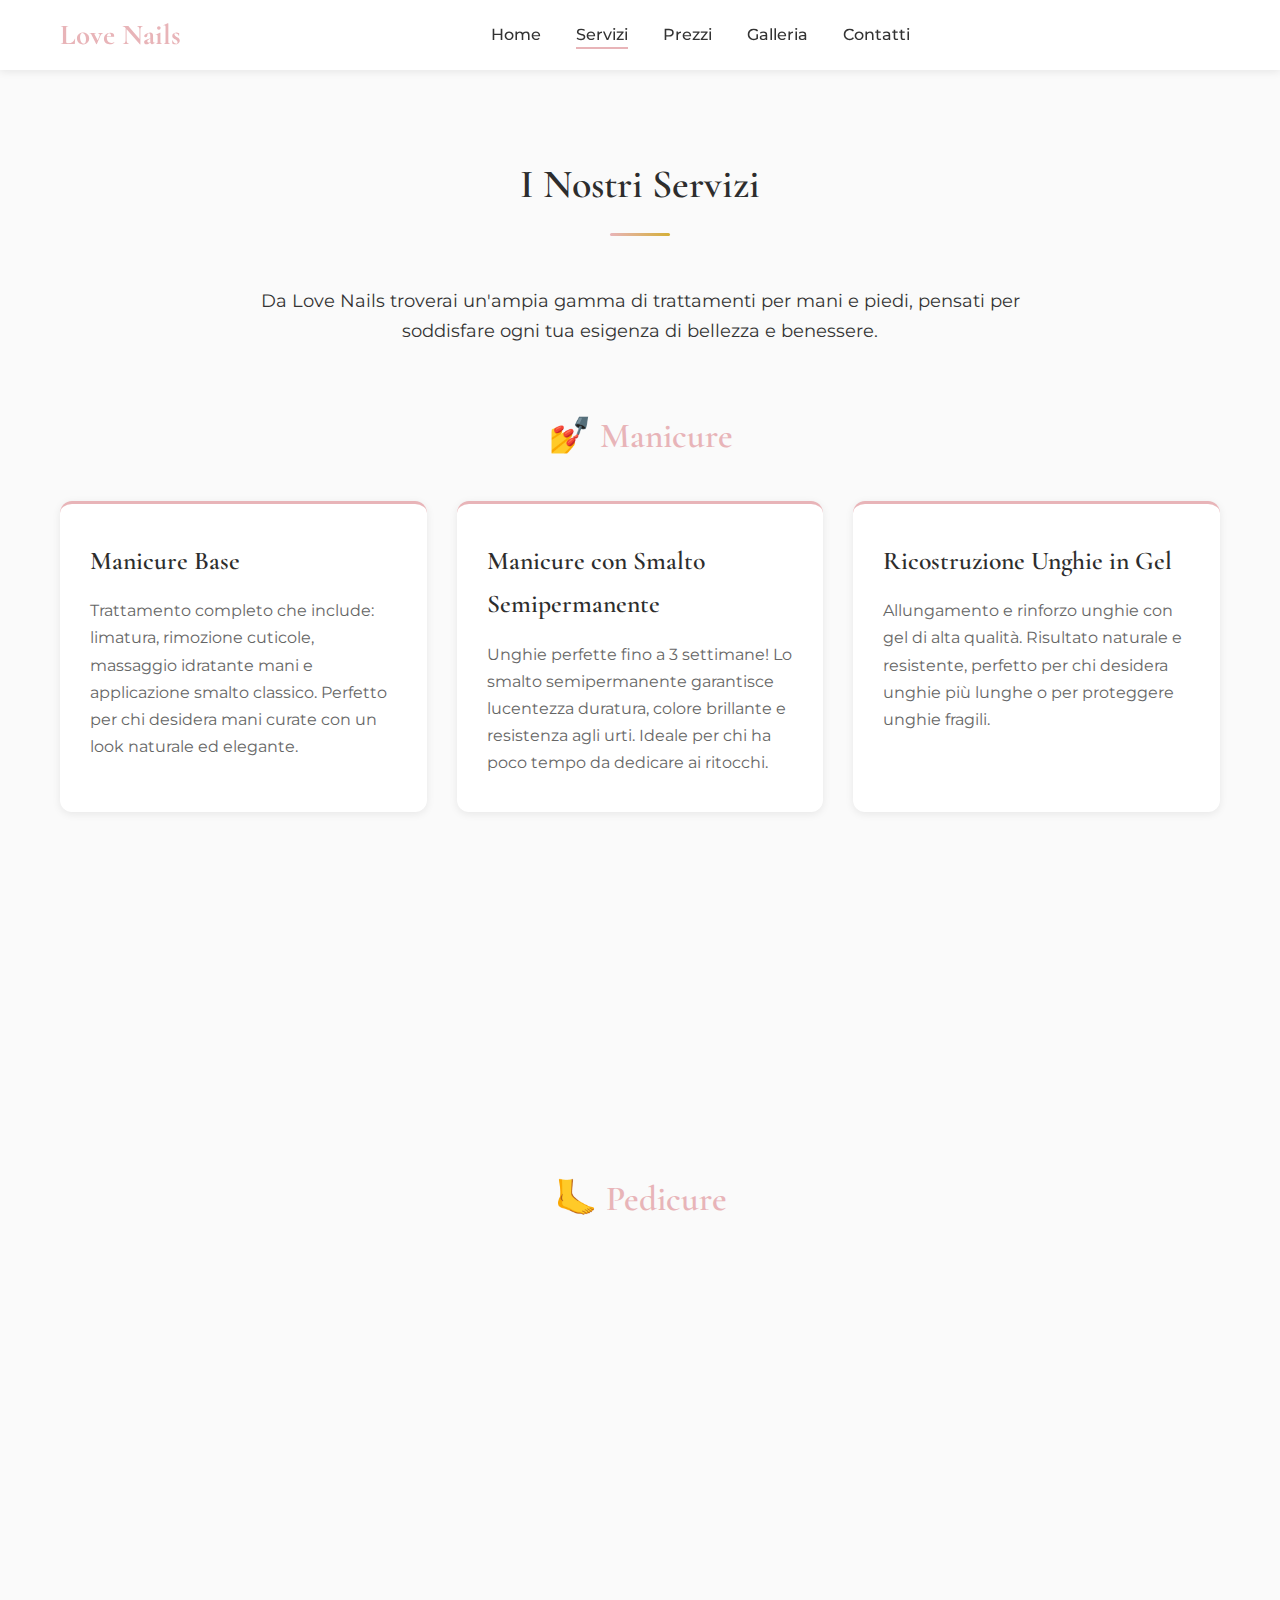
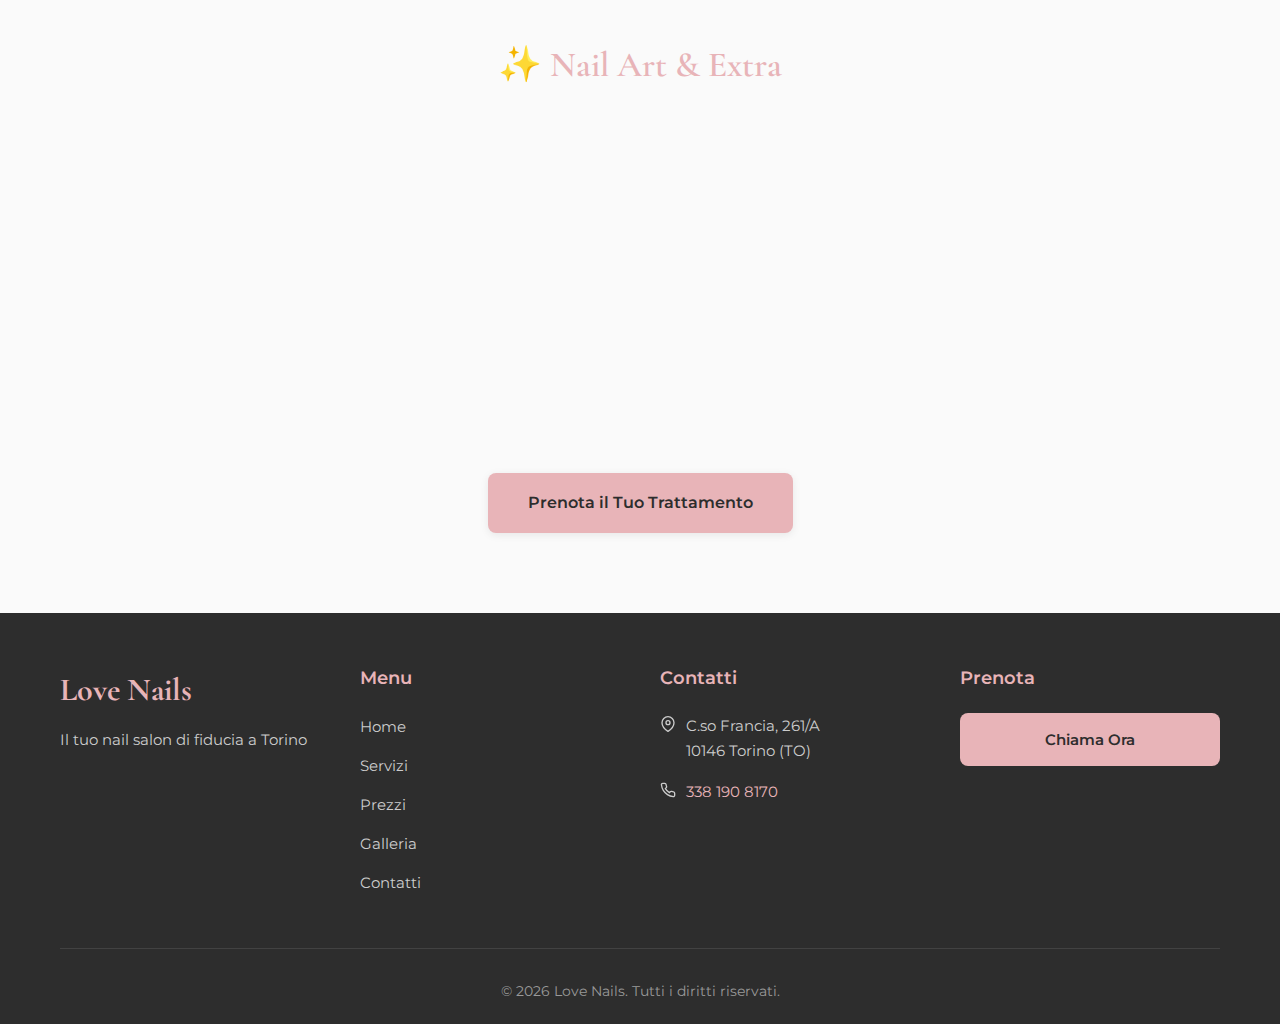
<file: servizi.html>
<!DOCTYPE html>
<html lang="it">
<head>
    <meta charset="UTF-8">
    <meta name="viewport" content="width=device-width, initial-scale=1.0">
    <meta name="description" content="Servizi Love Nails Torino - Manicure, pedicure, ricostruzione gel, nail art e trattamenti professionali per le tue unghie.">
    <title>Servizi | Love Nails - Nail Salon Torino</title>
    <link rel="stylesheet" href="style.css">
    <link rel="preconnect" href="https://fonts.googleapis.com">
    <link rel="preconnect" href="https://fonts.gstatic.com" crossorigin>
    <link href="https://fonts.googleapis.com/css2?family=Cormorant+Garamond:wght@300;400;600;700&family=Montserrat:wght@300;400;500;600;700&display=swap" rel="stylesheet">
</head>
<body>
    <!-- Header Navigation -->
    <header class="header" id="header">
        <nav class="nav container">
            <a href="index.html" class="nav__logo">
                <span class="logo-text">Love Nails</span>
            </a>

            <div class="nav__menu" id="nav-menu">
                <ul class="nav__list">
                    <li class="nav__item">
                        <a href="index.html" class="nav__link">Home</a>
                    </li>
                    <li class="nav__item">
                        <a href="servizi.html" class="nav__link active">Servizi</a>
                    </li>
                    <li class="nav__item">
                        <a href="prezzi.html" class="nav__link">Prezzi</a>
                    </li>
                    <li class="nav__item">
                        <a href="galleria.html" class="nav__link">Galleria</a>
                    </li>
                    <li class="nav__item">
                        <a href="contatti.html" class="nav__link">Contatti</a>
                    </li>
                </ul>
                <div class="nav__close" id="nav-close">
                    <svg xmlns="http://www.w3.org/2000/svg" width="24" height="24" viewBox="0 0 24 24" fill="none" stroke="currentColor" stroke-width="2">
                        <line x1="18" y1="6" x2="6" y2="18"></line>
                        <line x1="6" y1="6" x2="18" y2="18"></line>
                    </svg>
                </div>
            </div>

            <div class="nav__btns">
                <a href="tel:+393381908170" class="btn btn--small btn--header">Chiama Ora</a>
                <div class="nav__toggle" id="nav-toggle">
                    <svg xmlns="http://www.w3.org/2000/svg" width="24" height="24" viewBox="0 0 24 24" fill="none" stroke="currentColor" stroke-width="2">
                        <line x1="3" y1="12" x2="21" y2="12"></line>
                        <line x1="3" y1="6" x2="21" y2="6"></line>
                        <line x1="3" y1="18" x2="21" y2="18"></line>
                    </svg>
                </div>
            </div>
        </nav>
    </header>

    <!-- Services Section -->
    <section class="section" style="margin-top: 70px;">
        <div class="container">
            <div class="section__header">
                <h1 class="section__title">I Nostri Servizi</h1>
                <div class="section__decoration"></div>
            </div>

            <p class="services__intro">
                Da Love Nails troverai un'ampia gamma di trattamenti per mani e piedi, pensati per soddisfare ogni tua esigenza di bellezza e benessere.
            </p>

            <!-- Manicure Services -->
            <div class="services__category">
                <h2 class="services__category-title">💅 Manicure</h2>
                <div class="services__grid">
                    <div class="service-card">
                        <h3 class="service-card__title">Manicure Base</h3>
                        <p class="service-card__description">
                            Trattamento completo che include: limatura, rimozione cuticole, massaggio idratante mani e applicazione smalto classico. Perfetto per chi desidera mani curate con un look naturale ed elegante.
                        </p>
                    </div>

                    <div class="service-card">
                        <h3 class="service-card__title">Manicure con Smalto Semipermanente</h3>
                        <p class="service-card__description">
                            Unghie perfette fino a 3 settimane! Lo smalto semipermanente garantisce lucentezza duratura, colore brillante e resistenza agli urti. Ideale per chi ha poco tempo da dedicare ai ritocchi.
                        </p>
                    </div>

                    <div class="service-card">
                        <h3 class="service-card__title">Ricostruzione Unghie in Gel</h3>
                        <p class="service-card__description">
                            Allungamento e rinforzo unghie con gel di alta qualità. Risultato naturale e resistente, perfetto per chi desidera unghie più lunghe o per proteggere unghie fragili.
                        </p>
                    </div>

                    <div class="service-card">
                        <h3 class="service-card__title">Refill Gel</h3>
                        <p class="service-card__description">
                            Mantenimento della ricostruzione con riempimento della ricrescita. Consigliato ogni 3-4 settimane per mantenere le unghie sempre perfette.
                        </p>
                    </div>
                </div>
            </div>

            <!-- Pedicure Services -->
            <div class="services__category">
                <h2 class="services__category-title">🦶 Pedicure</h2>
                <div class="services__grid">
                    <div class="service-card">
                        <h3 class="service-card__title">Pedicure Classica</h3>
                        <p class="service-card__description">
                            Trattamento completo per piedi curati e leggeri: pediluvio rilassante, esfoliazione, rimozione callosità, cura delle cuticole, limatura e smalto. Un momento di puro relax.
                        </p>
                    </div>

                    <div class="service-card">
                        <h3 class="service-card__title">Pedicure con Semipermanente</h3>
                        <p class="service-card__description">
                            Tutti i benefici della pedicure classica con la durata dello smalto semipermanente. Piedi perfetti per settimane, ideale per l'estate o per occasioni speciali.
                        </p>
                    </div>

                    <div class="service-card">
                        <h3 class="service-card__title">Trattamento Piedi SPA</h3>
                        <p class="service-card__description">
                            Coccola i tuoi piedi con il nostro trattamento premium: pediluvio aromatico, scrub esfoliante, maschera nutriente, massaggio rilassante e smalto. Pura rigenerazione.
                        </p>
                    </div>
                </div>
            </div>

            <!-- Nail Art & Extras -->
            <div class="services__category">
                <h2 class="services__category-title">✨ Nail Art & Extra</h2>
                <div class="services__grid">
                    <div class="service-card">
                        <h3 class="service-card__title">Nail Art Personalizzata</h3>
                        <p class="service-card__description">
                            Trasforma le tue unghie in piccole opere d'arte! Decorazioni creative, applicazione strass, french colorata, gradient, stamping e molto altro. Il limite è solo la fantasia.
                        </p>
                    </div>

                    <div class="service-card">
                        <h3 class="service-card__title">Rimozione Gel/Semipermanente</h3>
                        <p class="service-card__description">
                            Rimozione professionale e delicata di gel e semipermanente con trattamento rinforzante per proteggere l'unghia naturale.
                        </p>
                    </div>

                    <div class="service-card">
                        <h3 class="service-card__title">Riparazione Unghia</h3>
                        <p class="service-card__description">
                            Intervento rapido per riparare un'unghia rotta o scheggiata. Il tuo salva-look d'emergenza!
                        </p>
                    </div>
                </div>
            </div>

            <!-- CTA Section -->
            <div class="services__cta">
                <a href="contatti.html" class="btn btn--primary btn--large">Prenota il Tuo Trattamento</a>
            </div>
        </div>
    </section>

    <!-- Footer -->
    <footer class="footer">
        <div class="footer__container container">
            <div class="footer__content">
                <div class="footer__section">
                    <h3 class="footer__title">Love Nails</h3>
                    <p class="footer__text">Il tuo nail salon di fiducia a Torino</p>
                </div>

                <div class="footer__section">
                    <h4 class="footer__subtitle">Menu</h4>
                    <ul class="footer__links">
                        <li><a href="index.html">Home</a></li>
                        <li><a href="servizi.html">Servizi</a></li>
                        <li><a href="prezzi.html">Prezzi</a></li>
                        <li><a href="galleria.html">Galleria</a></li>
                        <li><a href="contatti.html">Contatti</a></li>
                    </ul>
                </div>

                <div class="footer__section">
                    <h4 class="footer__subtitle">Contatti</h4>
                    <ul class="footer__info">
                        <li>
                            <svg xmlns="http://www.w3.org/2000/svg" width="16" height="16" viewBox="0 0 24 24" fill="none" stroke="currentColor" stroke-width="2">
                                <path d="M21 10c0 7-9 13-9 13s-9-6-9-13a9 9 0 0 1 18 0z"></path>
                                <circle cx="12" cy="10" r="3"></circle>
                            </svg>
                            C.so Francia, 261/A<br>10146 Torino (TO)
                        </li>
                        <li>
                            <svg xmlns="http://www.w3.org/2000/svg" width="16" height="16" viewBox="0 0 24 24" fill="none" stroke="currentColor" stroke-width="2">
                                <path d="M22 16.92v3a2 2 0 0 1-2.18 2 19.79 19.79 0 0 1-8.63-3.07 19.5 19.5 0 0 1-6-6 19.79 19.79 0 0 1-3.07-8.67A2 2 0 0 1 4.11 2h3a2 2 0 0 1 2 1.72 12.84 12.84 0 0 0 .7 2.81 2 2 0 0 1-.45 2.11L8.09 9.91a16 16 0 0 0 6 6l1.27-1.27a2 2 0 0 1 2.11-.45 12.84 12.84 0 0 0 2.81.7A2 2 0 0 1 22 16.92z"></path>
                            </svg>
                            <a href="tel:+393381908170">338 190 8170</a>
                        </li>
                    </ul>
                </div>

                <div class="footer__section">
                    <h4 class="footer__subtitle">Prenota</h4>
                    <a href="tel:+393381908170" class="btn btn--footer">Chiama Ora</a>
                </div>
            </div>

            <div class="footer__bottom">
                <p>&copy; 2026 Love Nails. Tutti i diritti riservati.</p>
            </div>
        </div>
    </footer>

    <!-- Floating WhatsApp Button -->
    <a href="https://wa.me/393381908170" class="whatsapp-float" target="_blank" aria-label="Contattaci su WhatsApp">
        <svg xmlns="http://www.w3.org/2000/svg" width="28" height="28" viewBox="0 0 24 24" fill="currentColor">
            <path d="M17.472 14.382c-.297-.149-1.758-.867-2.03-.967-.273-.099-.471-.148-.67.15-.197.297-.767.966-.94 1.164-.173.199-.347.223-.644.075-.297-.15-1.255-.463-2.39-1.475-.883-.788-1.48-1.761-1.653-2.059-.173-.297-.018-.458.13-.606.134-.133.298-.347.446-.52.149-.174.198-.298.298-.497.099-.198.05-.371-.025-.52-.075-.149-.669-1.612-.916-2.207-.242-.579-.487-.5-.669-.51-.173-.008-.371-.01-.57-.01-.198 0-.52.074-.792.372-.272.297-1.04 1.016-1.04 2.479 0 1.462 1.065 2.875 1.213 3.074.149.198 2.096 3.2 5.077 4.487.709.306 1.262.489 1.694.625.712.227 1.36.195 1.871.118.571-.085 1.758-.719 2.006-1.413.248-.694.248-1.289.173-1.413-.074-.124-.272-.198-.57-.347m-5.421 7.403h-.004a9.87 9.87 0 01-5.031-1.378l-.361-.214-3.741.982.998-3.648-.235-.374a9.86 9.86 0 01-1.51-5.26c.001-5.45 4.436-9.884 9.888-9.884 2.64 0 5.122 1.03 6.988 2.898a9.825 9.825 0 012.893 6.994c-.003 5.45-4.437 9.884-9.885 9.884m8.413-18.297A11.815 11.815 0 0012.05 0C5.495 0 .16 5.335.157 11.892c0 2.096.547 4.142 1.588 5.945L.057 24l6.305-1.654a11.882 11.882 0 005.683 1.448h.005c6.554 0 11.890-5.335 11.893-11.893a11.821 11.821 0 00-3.48-8.413Z"/>
        </svg>
    </a>

    <script src="script.js"></script>
</body>
</html>
</file>
<file: style.css>
/* ===== RESET & BASE STYLES ===== */
* {
    margin: 0;
    padding: 0;
    box-sizing: border-box;
}

:root {
    /* Colors */
    --primary-color: #E8B4B8;
    --secondary-color: #2D2D2D;
    --accent-color: #D4AF37;
    --bg-color: #FAFAFA;
    --text-color: #333333;
    --white: #FFFFFF;
    --light-gray: #F5F5F5;
    --border-color: #E0E0E0;

    /* Typography */
    --font-heading: 'Cormorant Garamond', serif;
    --font-body: 'Montserrat', sans-serif;

    /* Spacing */
    --section-padding: 80px 0;
    --container-padding: 0 20px;

    /* Transitions */
    --transition: all 0.3s ease;

    /* Shadows */
    --shadow-sm: 0 2px 8px rgba(0, 0, 0, 0.08);
    --shadow-md: 0 4px 16px rgba(0, 0, 0, 0.1);
    --shadow-lg: 0 8px 24px rgba(0, 0, 0, 0.12);
}

html {
    scroll-behavior: smooth;
}

body {
    font-family: var(--font-body);
    font-size: 16px;
    line-height: 1.7;
    color: var(--text-color);
    background-color: var(--bg-color);
    overflow-x: hidden;
}

img {
    max-width: 100%;
    height: auto;
    display: block;
}

a {
    text-decoration: none;
    color: inherit;
    transition: var(--transition);
}

ul {
    list-style: none;
}

/* ===== CONTAINER ===== */
.container {
    max-width: 1200px;
    margin: 0 auto;
    padding: var(--container-padding);
}

/* ===== SECTIONS ===== */
.section {
    padding: var(--section-padding);
}

.section--alt {
    background-color: var(--white);
}

.section__header {
    text-align: center;
    margin-bottom: 50px;
}

.section__title {
    font-family: var(--font-heading);
    font-size: 2.5rem;
    font-weight: 600;
    color: var(--secondary-color);
    margin-bottom: 15px;
}

.section__decoration {
    width: 60px;
    height: 3px;
    background: linear-gradient(90deg, var(--primary-color), var(--accent-color));
    margin: 0 auto;
    border-radius: 2px;
}

/* ===== BUTTONS ===== */
.btn {
    display: inline-flex;
    align-items: center;
    justify-content: center;
    gap: 8px;
    padding: 14px 32px;
    font-family: var(--font-body);
    font-weight: 600;
    font-size: 0.95rem;
    border-radius: 8px;
    border: none;
    cursor: pointer;
    transition: var(--transition);
    text-align: center;
    white-space: nowrap;
}

.btn--primary {
    background-color: var(--primary-color);
    color: var(--secondary-color);
    box-shadow: var(--shadow-sm);
}

.btn--primary:hover {
    background-color: #e0a0a5;
    transform: translateY(-2px);
    box-shadow: var(--shadow-md);
}

.btn--secondary {
    background-color: transparent;
    color: var(--secondary-color);
    border: 2px solid var(--secondary-color);
}

.btn--secondary:hover {
    background-color: var(--secondary-color);
    color: var(--white);
}

.btn--accent {
    background-color: var(--accent-color);
    color: var(--white);
    box-shadow: var(--shadow-sm);
}

.btn--accent:hover {
    background-color: #c29d2f;
    transform: translateY(-2px);
    box-shadow: var(--shadow-md);
}

.btn--whatsapp {
    background-color: #25D366;
    color: var(--white);
    box-shadow: var(--shadow-sm);
}

.btn--whatsapp:hover {
    background-color: #20BA5A;
    transform: translateY(-2px);
    box-shadow: var(--shadow-md);
}

.btn--small {
    padding: 10px 20px;
    font-size: 0.9rem;
}

.btn--large {
    padding: 16px 40px;
    font-size: 1rem;
}

.btn--header {
    display: none;
}

.btn--footer {
    width: 100%;
    background-color: var(--primary-color);
    color: var(--secondary-color);
}

.btn--footer:hover {
    background-color: #e0a0a5;
}

/* ===== HEADER & NAVIGATION ===== */
.header {
    position: fixed;
    top: 0;
    left: 0;
    width: 100%;
    background-color: var(--white);
    box-shadow: var(--shadow-sm);
    z-index: 1000;
    transition: var(--transition);
}

.nav {
    display: flex;
    justify-content: space-between;
    align-items: center;
    height: 70px;
}

.nav__logo {
    font-family: var(--font-heading);
    font-size: 1.8rem;
    font-weight: 700;
    color: var(--primary-color);
}

.nav__list {
    display: flex;
    gap: 35px;
}

.nav__link {
    font-weight: 500;
    color: var(--text-color);
    position: relative;
}

.nav__link::after {
    content: '';
    position: absolute;
    bottom: -5px;
    left: 0;
    width: 0;
    height: 2px;
    background-color: var(--primary-color);
    transition: var(--transition);
}

.nav__link:hover::after,
.nav__link.active::after {
    width: 100%;
}

.nav__btns {
    display: flex;
    align-items: center;
    gap: 20px;
}

.nav__toggle,
.nav__close {
    display: none;
    cursor: pointer;
    color: var(--secondary-color);
}

/* ===== HERO SECTION ===== */
.hero {
    position: relative;
    min-height: 600px;
    display: flex;
    align-items: center;
    justify-content: center;
    background: linear-gradient(135deg, rgba(232, 180, 184, 0.9), rgba(212, 175, 55, 0.7)),
        url('hero-bg.png');
    background-size: cover;
    background-position: center;
    margin-top: 70px;
    overflow: hidden;
}

.hero__overlay {
    position: absolute;
    top: 0;
    left: 0;
    width: 100%;
    height: 100%;
    background: radial-gradient(circle at top right, rgba(212, 175, 55, 0.2), transparent 60%);
    pointer-events: none;
}

.hero__container {
    position: relative;
    z-index: 2;
    padding: 60px 20px;
}

.hero__content {
    max-width: 700px;
    margin: 0 auto;
    text-align: center;
}

.hero__title {
    font-family: var(--font-heading);
    font-size: 3.5rem;
    font-weight: 700;
    color: var(--white);
    margin-bottom: 20px;
    line-height: 1.2;
    text-shadow: 2px 2px 4px rgba(0, 0, 0, 0.2);
}

.hero__subtitle {
    font-size: 1.25rem;
    color: var(--white);
    margin-bottom: 35px;
    font-weight: 400;
    text-shadow: 1px 1px 2px rgba(0, 0, 0, 0.2);
}

.hero__buttons {
    display: flex;
    gap: 20px;
    justify-content: center;
    flex-wrap: wrap;
}

/* ===== ABOUT SECTION ===== */
.about__content {
    max-width: 800px;
    margin: 0 auto;
    text-align: center;
}

.about__text {
    font-size: 1.1rem;
    margin-bottom: 20px;
    color: var(--text-color);
}

.about__text--highlight {
    font-family: var(--font-heading);
    font-size: 1.4rem;
    font-weight: 600;
    color: var(--primary-color);
    margin-top: 30px;
}

.about__cta {
    margin-top: 40px;
}

/* ===== FEATURES SECTION ===== */
.features__grid {
    display: grid;
    grid-template-columns: repeat(auto-fit, minmax(280px, 1fr));
    gap: 40px;
    margin-bottom: 50px;
}

.feature {
    text-align: center;
    padding: 40px 25px;
    background-color: var(--white);
    border-radius: 12px;
    box-shadow: var(--shadow-sm);
    transition: var(--transition);
}

.feature:hover {
    transform: translateY(-5px);
    box-shadow: var(--shadow-md);
}

.feature__icon {
    width: 80px;
    height: 80px;
    margin: 0 auto 25px;
    display: flex;
    align-items: center;
    justify-content: center;
    background: linear-gradient(135deg, var(--primary-color), var(--accent-color));
    border-radius: 50%;
    color: var(--white);
}

.feature__title {
    font-family: var(--font-heading);
    font-size: 1.6rem;
    font-weight: 600;
    color: var(--secondary-color);
    margin-bottom: 15px;
}

.feature__description {
    font-size: 1rem;
    line-height: 1.7;
    color: #666;
}

.features__cta {
    text-align: center;
}

/* ===== TESTIMONIALS SECTION ===== */
.testimonials__grid {
    display: grid;
    grid-template-columns: repeat(auto-fit, minmax(300px, 1fr));
    gap: 30px;
}

.testimonial {
    background-color: var(--white);
    padding: 35px 30px;
    border-radius: 12px;
    box-shadow: var(--shadow-sm);
    border-left: 4px solid var(--primary-color);
    transition: var(--transition);
}

.testimonial:hover {
    box-shadow: var(--shadow-md);
    transform: translateY(-3px);
}

.testimonial__stars {
    color: var(--accent-color);
    font-size: 1.4rem;
    margin-bottom: 15px;
}

.testimonial__text {
    font-size: 1.05rem;
    font-style: italic;
    color: var(--text-color);
    margin-bottom: 15px;
    line-height: 1.6;
}

.testimonial__author {
    font-weight: 600;
    color: var(--primary-color);
    font-size: 0.95rem;
}

/* ===== CTA SECTION ===== */
.cta-box {
    background: linear-gradient(135deg, var(--primary-color), var(--accent-color));
    padding: 60px 40px;
    border-radius: 16px;
    text-align: center;
    box-shadow: var(--shadow-lg);
}

.cta-box__title {
    font-family: var(--font-heading);
    font-size: 2.5rem;
    font-weight: 700;
    color: var(--white);
    margin-bottom: 15px;
}

.cta-box__text {
    font-size: 1.2rem;
    color: var(--white);
    margin-bottom: 35px;
}

.cta-box__buttons {
    display: flex;
    gap: 20px;
    justify-content: center;
    flex-wrap: wrap;
}

.cta-box__buttons .btn {
    background-color: var(--white);
}

.cta-box__buttons .btn--primary {
    color: var(--primary-color);
}

.cta-box__buttons .btn--primary:hover {
    background-color: var(--light-gray);
}

.cta-box__buttons .btn--whatsapp {
    background-color: #25D366;
    color: var(--white);
}

/* ===== FOOTER ===== */
.footer {
    background-color: var(--secondary-color);
    color: var(--white);
    padding: 50px 0 20px;
}

.footer__content {
    display: grid;
    grid-template-columns: repeat(auto-fit, minmax(200px, 1fr));
    gap: 40px;
    margin-bottom: 40px;
}

.footer__title {
    font-family: var(--font-heading);
    font-size: 2rem;
    color: var(--primary-color);
    margin-bottom: 10px;
}

.footer__text {
    color: #ccc;
    font-size: 0.95rem;
}

.footer__subtitle {
    font-size: 1.1rem;
    font-weight: 600;
    margin-bottom: 20px;
    color: var(--primary-color);
}

.footer__links li {
    margin-bottom: 12px;
}

.footer__links a {
    color: #ccc;
    font-size: 0.95rem;
}

.footer__links a:hover {
    color: var(--primary-color);
}

.footer__info li {
    display: flex;
    align-items: flex-start;
    gap: 10px;
    margin-bottom: 15px;
    color: #ccc;
    font-size: 0.95rem;
}

.footer__info svg {
    flex-shrink: 0;
    margin-top: 3px;
}

.footer__info a {
    color: var(--primary-color);
}

.footer__info a:hover {
    text-decoration: underline;
}

.footer__bottom {
    text-align: center;
    padding-top: 30px;
    border-top: 1px solid rgba(255, 255, 255, 0.1);
    color: #999;
    font-size: 0.9rem;
}

/* ===== FLOATING WHATSAPP BUTTON ===== */
.whatsapp-float {
    position: fixed;
    bottom: 25px;
    right: 25px;
    width: 60px;
    height: 60px;
    background-color: #25D366;
    color: var(--white);
    border-radius: 50%;
    display: flex;
    align-items: center;
    justify-content: center;
    box-shadow: var(--shadow-lg);
    z-index: 999;
    transition: var(--transition);
}

.whatsapp-float:hover {
    transform: scale(1.1);
    box-shadow: 0 8px 32px rgba(37, 211, 102, 0.4);
}

/* ===== SERVICES PAGE ===== */
.services__intro {
    max-width: 800px;
    margin: 0 auto 60px;
    text-align: center;
    font-size: 1.1rem;
    color: var(--text-color);
}

.services__category {
    margin-bottom: 60px;
}

.services__category-title {
    font-family: var(--font-heading);
    font-size: 2.2rem;
    font-weight: 600;
    color: var(--primary-color);
    margin-bottom: 35px;
    text-align: center;
}

.services__grid {
    display: grid;
    grid-template-columns: repeat(auto-fill, minmax(320px, 1fr));
    gap: 30px;
}

.service-card {
    background-color: var(--white);
    padding: 35px 30px;
    border-radius: 12px;
    box-shadow: var(--shadow-sm);
    transition: var(--transition);
    border-top: 3px solid var(--primary-color);
}

.service-card:hover {
    transform: translateY(-5px);
    box-shadow: var(--shadow-md);
}

.service-card__title {
    font-family: var(--font-heading);
    font-size: 1.6rem;
    font-weight: 600;
    color: var(--secondary-color);
    margin-bottom: 15px;
}

.service-card__description {
    font-size: 1rem;
    line-height: 1.7;
    color: #666;
}

.services__cta {
    text-align: center;
    margin-top: 60px;
}

/* ===== PRICING PAGE ===== */
.pricing__intro {
    max-width: 800px;
    margin: 0 auto 60px;
    text-align: center;
    font-size: 1.1rem;
    color: var(--text-color);
}

.pricing__category {
    margin-bottom: 50px;
}

.pricing__category-title {
    font-family: var(--font-heading);
    font-size: 2rem;
    font-weight: 600;
    color: var(--primary-color);
    margin-bottom: 30px;
    text-align: center;
}

.pricing-table {
    background-color: var(--white);
    border-radius: 12px;
    overflow: hidden;
    box-shadow: var(--shadow-sm);
}

.pricing-row {
    display: flex;
    justify-content: space-between;
    align-items: center;
    padding: 20px 30px;
    border-bottom: 1px solid var(--border-color);
    transition: var(--transition);
}

.pricing-row:last-child {
    border-bottom: none;
}

.pricing-row:hover {
    background-color: var(--light-gray);
}

.pricing-row__service {
    font-weight: 500;
    color: var(--text-color);
    font-size: 1.05rem;
}

.pricing-row__price {
    font-weight: 700;
    color: var(--primary-color);
    font-size: 1.2rem;
}

.pricing__notes {
    max-width: 800px;
    margin: 50px auto 30px;
    padding: 30px;
    background-color: #FFF9E6;
    border-left: 4px solid var(--accent-color);
    border-radius: 8px;
}

.pricing__notes p {
    font-style: italic;
    color: #666;
    margin-bottom: 10px;
}

.pricing__notes p:last-child {
    margin-bottom: 0;
    font-weight: 600;
    color: var(--accent-color);
}

.pricing__cta {
    text-align: center;
    margin-top: 50px;
}

/* ===== GALLERY PAGE ===== */
.gallery__intro {
    max-width: 800px;
    margin: 0 auto 60px;
    text-align: center;
    font-size: 1.1rem;
    color: var(--text-color);
}

.gallery__grid {
    display: grid;
    grid-template-columns: repeat(auto-fill, minmax(280px, 1fr));
    gap: 20px;
    margin-bottom: 50px;
}

.gallery-item {
    position: relative;
    aspect-ratio: 1;
    background: linear-gradient(135deg, var(--primary-color), var(--accent-color));
    border-radius: 12px;
    overflow: hidden;
    cursor: pointer;
    transition: var(--transition);
}

.gallery-item:hover {
    transform: scale(1.03);
    box-shadow: var(--shadow-md);
}

.gallery-item__placeholder {
    width: 100%;
    height: 100%;
    display: flex;
    flex-direction: column;
    align-items: center;
    justify-content: center;
    color: var(--white);
    font-size: 3rem;
    opacity: 0.7;
}

.gallery-item__text {
    font-size: 1rem;
    margin-top: 10px;
    opacity: 0.9;
}

.gallery__guidelines {
    max-width: 900px;
    margin: 60px auto;
    padding: 40px;
    background-color: var(--white);
    border-radius: 12px;
    box-shadow: var(--shadow-sm);
}

.gallery__guidelines h3 {
    font-family: var(--font-heading);
    font-size: 1.8rem;
    color: var(--primary-color);
    margin-bottom: 25px;
    text-align: center;
}

.guideline-section {
    margin-bottom: 30px;
}

.guideline-section h4 {
    font-weight: 600;
    color: var(--secondary-color);
    margin-bottom: 12px;
    font-size: 1.1rem;
}

.guideline-section ul {
    list-style: disc;
    margin-left: 25px;
}

.guideline-section li {
    margin-bottom: 8px;
    color: #666;
    line-height: 1.6;
}

.gallery__cta {
    text-align: center;
    margin-top: 50px;
}

/* ===== CONTACT PAGE ===== */
.contact__intro {
    max-width: 800px;
    margin: 0 auto 60px;
    text-align: center;
    font-size: 1.1rem;
    color: var(--text-color);
}

.contact__content {
    display: grid;
    grid-template-columns: repeat(auto-fit, minmax(350px, 1fr));
    gap: 50px;
}

.contact__info {
    background-color: var(--white);
    padding: 40px;
    border-radius: 12px;
    box-shadow: var(--shadow-sm);
}

.contact__section {
    margin-bottom: 35px;
}

.contact__section:last-child {
    margin-bottom: 0;
}

.contact__section h3 {
    font-family: var(--font-heading);
    font-size: 1.8rem;
    color: var(--primary-color);
    margin-bottom: 20px;
    display: flex;
    align-items: center;
    gap: 10px;
}

.contact__details {
    font-size: 1.05rem;
    line-height: 1.8;
    color: var(--text-color);
}

.contact__details strong {
    display: block;
    margin-bottom: 5px;
    color: var(--secondary-color);
}

.contact__phone {
    display: inline-flex;
    align-items: center;
    gap: 10px;
    color: var(--primary-color);
    font-weight: 600;
    font-size: 1.3rem;
    margin-top: 10px;
}

.contact__phone:hover {
    color: var(--accent-color);
}

.contact__buttons {
    display: flex;
    gap: 15px;
    margin-top: 20px;
    flex-wrap: wrap;
}

.contact__hours {
    background-color: var(--light-gray);
    padding: 20px;
    border-radius: 8px;
    margin-top: 15px;
}

.contact__hours p {
    margin-bottom: 8px;
    color: #666;
}

.contact__hours p:last-child {
    margin-bottom: 0;
}

.contact__map {
    background-color: var(--white);
    border-radius: 12px;
    overflow: hidden;
    box-shadow: var(--shadow-sm);
    min-height: 400px;
}

.contact__map iframe {
    width: 100%;
    height: 500px;
    border: none;
}

.contact__form-section {
    grid-column: 1 / -1;
    background-color: var(--white);
    padding: 50px 40px;
    border-radius: 12px;
    box-shadow: var(--shadow-sm);
    margin-top: 30px;
}

.contact__form-section h3 {
    font-family: var(--font-heading);
    font-size: 2rem;
    color: var(--primary-color);
    margin-bottom: 30px;
    text-align: center;
}

.contact-form {
    max-width: 700px;
    margin: 0 auto;
}

.form-group {
    margin-bottom: 25px;
}

.form-group label {
    display: block;
    font-weight: 600;
    color: var(--secondary-color);
    margin-bottom: 8px;
    font-size: 0.95rem;
}

.form-group input,
.form-group select,
.form-group textarea {
    width: 100%;
    padding: 14px 18px;
    border: 2px solid var(--border-color);
    border-radius: 8px;
    font-family: var(--font-body);
    font-size: 1rem;
    transition: var(--transition);
    background-color: var(--white);
}

.form-group input:focus,
.form-group select:focus,
.form-group textarea:focus {
    outline: none;
    border-color: var(--primary-color);
    box-shadow: 0 0 0 3px rgba(232, 180, 184, 0.1);
}

.form-group textarea {
    resize: vertical;
    min-height: 120px;
}

.form-checkbox {
    display: flex;
    align-items: flex-start;
    gap: 10px;
    margin-bottom: 25px;
}

.form-checkbox input[type="checkbox"] {
    width: auto;
    margin-top: 4px;
}

.form-checkbox label {
    font-weight: 400;
    font-size: 0.9rem;
    color: #666;
}

.form-submit {
    text-align: center;
}

.form-submit .btn {
    min-width: 200px;
}

.contact__final-cta {
    text-align: center;
    margin-top: 60px;
    padding: 40px 30px;
    background: linear-gradient(135deg, var(--primary-color), var(--accent-color));
    border-radius: 12px;
}

.contact__final-cta p {
    color: var(--white);
    font-size: 1.3rem;
    margin-bottom: 20px;
}

.contact__final-cta a {
    color: var(--white);
    font-weight: 700;
    font-size: 1.8rem;
    text-decoration: none;
    display: inline-block;
    transition: var(--transition);
}

.contact__final-cta a:hover {
    transform: scale(1.05);
}

/* ===== RESPONSIVE DESIGN ===== */

/* Tablet */
@media screen and (max-width: 968px) {
    .section__title {
        font-size: 2rem;
    }

    .hero__title {
        font-size: 2.8rem;
    }

    .nav__list {
        gap: 25px;
    }

    .features__grid,
    .testimonials__grid {
        grid-template-columns: repeat(auto-fit, minmax(250px, 1fr));
    }

    .cta-box {
        padding: 50px 30px;
    }

    .cta-box__title {
        font-size: 2rem;
    }
}

/* Mobile */
@media screen and (max-width: 768px) {
    .btn--header {
        display: inline-flex;
    }

    .nav__menu {
        position: fixed;
        top: 0;
        right: -100%;
        width: 80%;
        height: 100vh;
        background-color: var(--white);
        padding: 80px 30px 40px;
        box-shadow: var(--shadow-lg);
        transition: var(--transition);
        overflow-y: auto;
    }

    .nav__menu.show-menu {
        right: 0;
    }

    .nav__list {
        flex-direction: column;
        gap: 25px;
    }

    .nav__link {
        font-size: 1.1rem;
    }

    .nav__toggle,
    .nav__close {
        display: block;
    }

    .nav__close {
        position: absolute;
        top: 20px;
        right: 20px;
    }

    .nav__btns .btn--small {
        display: none;
    }

    .hero {
        min-height: 500px;
    }

    .hero__title {
        font-size: 2.2rem;
    }

    .hero__subtitle {
        font-size: 1.1rem;
    }

    .hero__buttons {
        flex-direction: column;
    }

    .hero__buttons .btn {
        width: 100%;
    }

    .section__title {
        font-size: 1.8rem;
    }

    .about__text {
        font-size: 1rem;
    }

    .features__grid {
        grid-template-columns: 1fr;
    }

    .testimonials__grid {
        grid-template-columns: 1fr;
    }

    .cta-box {
        padding: 40px 25px;
    }

    .cta-box__title {
        font-size: 1.8rem;
    }

    .cta-box__text {
        font-size: 1.1rem;
    }

    .cta-box__buttons {
        flex-direction: column;
    }

    .cta-box__buttons .btn {
        width: 100%;
    }

    .footer__content {
        grid-template-columns: 1fr;
        gap: 30px;
    }

    .services__grid {
        grid-template-columns: 1fr;
    }

    .pricing-row {
        flex-direction: column;
        align-items: flex-start;
        gap: 8px;
    }

    .gallery__grid {
        grid-template-columns: repeat(auto-fill, minmax(200px, 1fr));
    }

    .contact__content {
        grid-template-columns: 1fr;
    }

    .contact__buttons {
        flex-direction: column;
    }

    .contact__buttons .btn {
        width: 100%;
    }

    .whatsapp-float {
        bottom: 20px;
        right: 20px;
        width: 55px;
        height: 55px;
    }
}

/* Small Mobile */
@media screen and (max-width: 480px) {
    .container {
        padding: 0 15px;
    }

    .section {
        padding: 50px 0;
    }

    .hero__title {
        font-size: 1.9rem;
    }

    .btn {
        padding: 12px 24px;
        font-size: 0.9rem;
    }

    .feature {
        padding: 30px 20px;
    }

    .testimonial {
        padding: 25px 20px;
    }

    .cta-box__title {
        font-size: 1.6rem;
    }

    .gallery__grid {
        grid-template-columns: 1fr;
    }

    .contact__info,
    .contact__form-section {
        padding: 30px 20px;
    }
}
</file>
